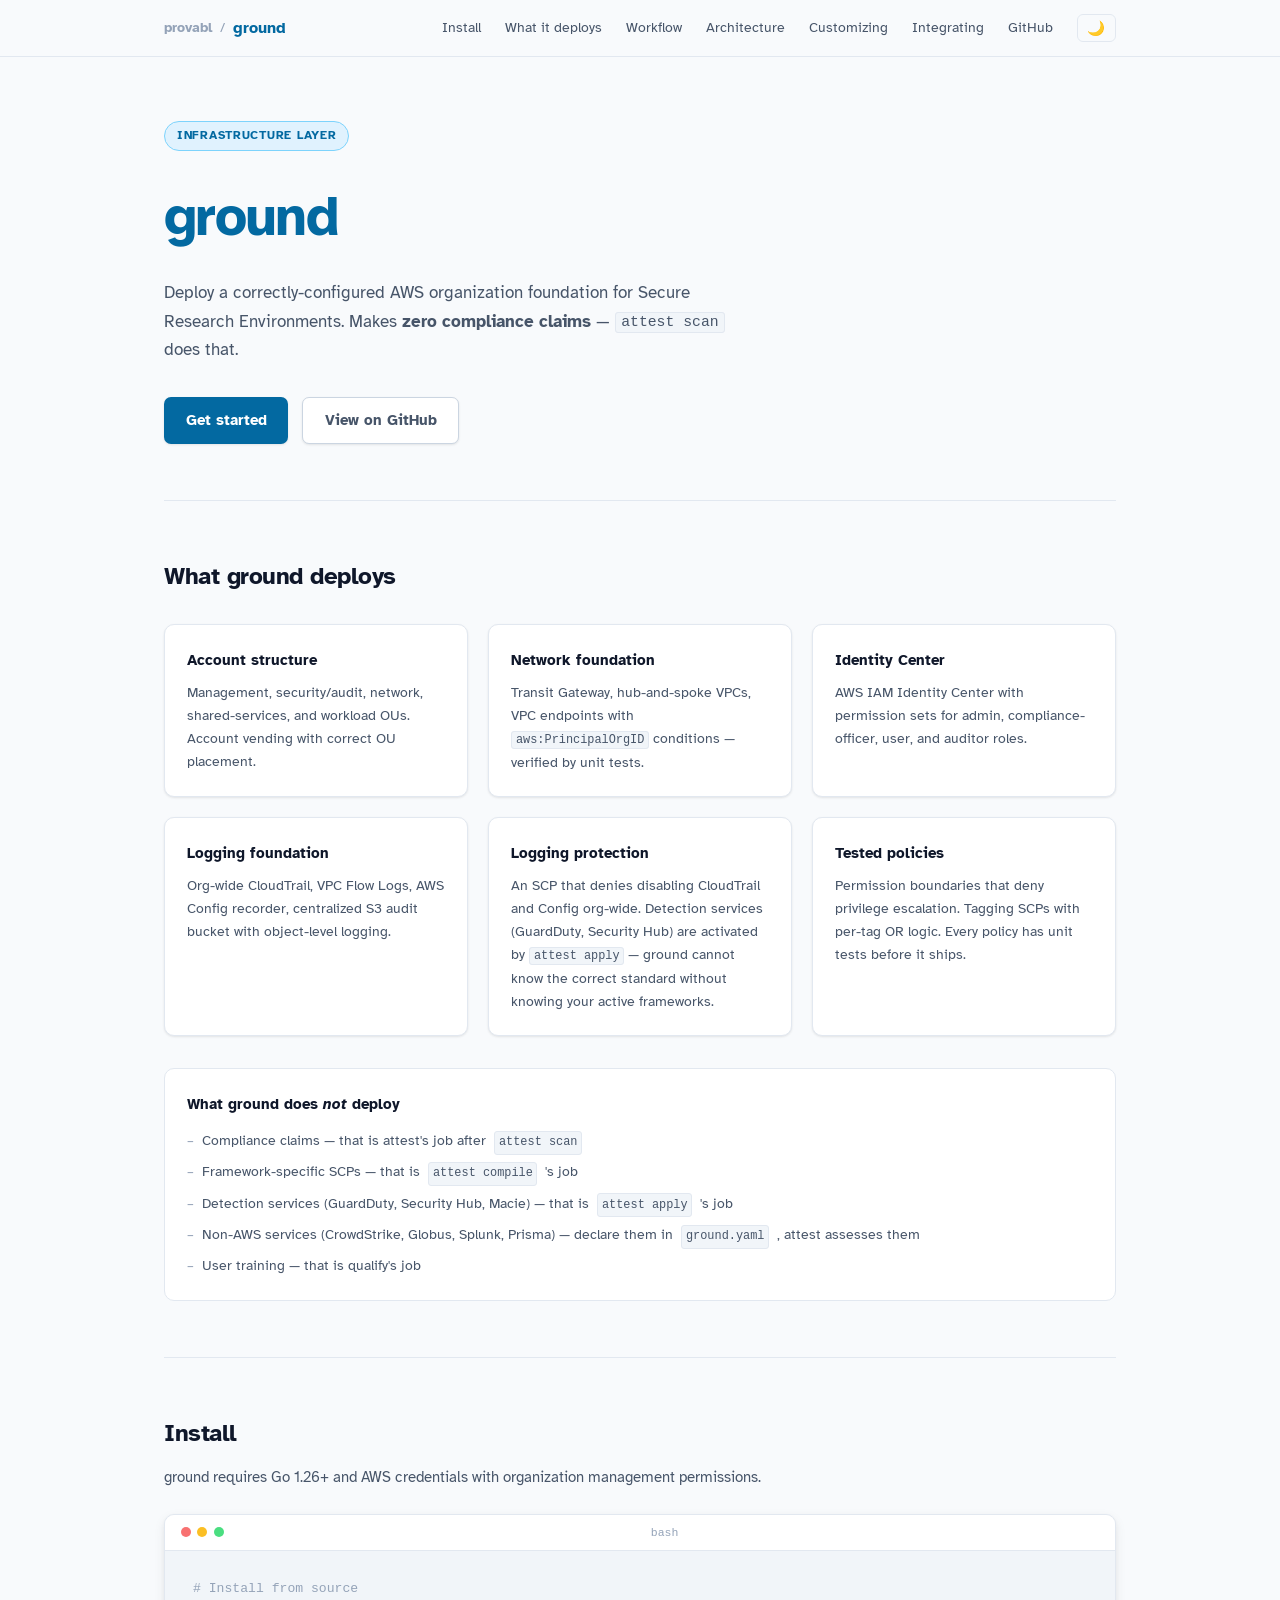
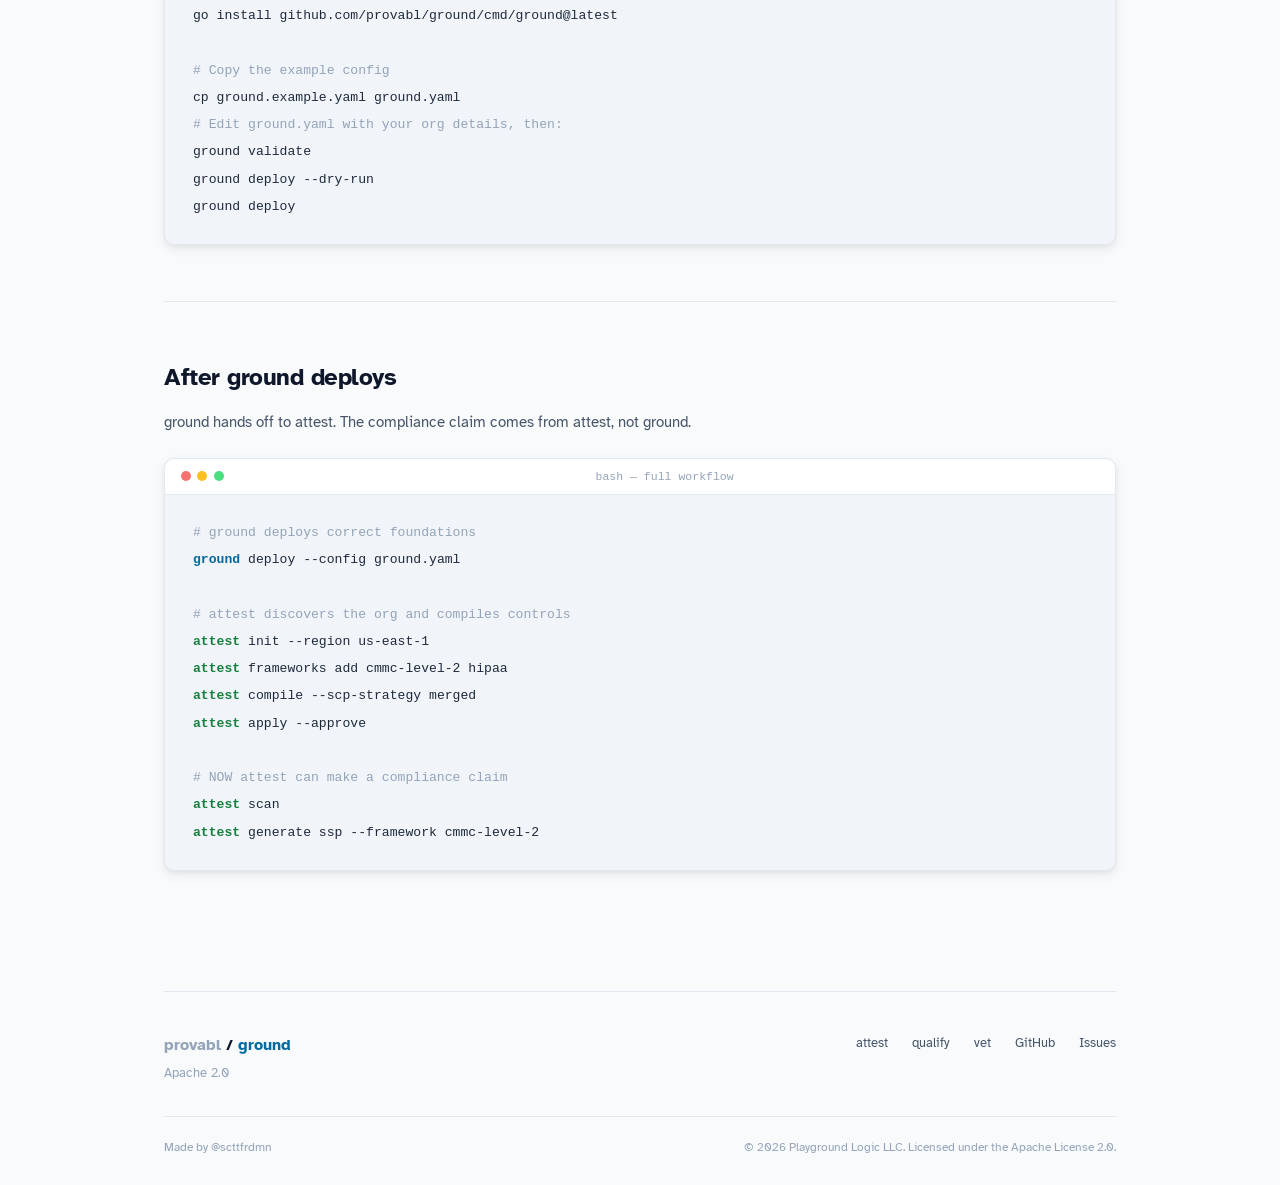
<file: docs/index.html>
<!DOCTYPE html>
<html lang="en">
<head>
    <meta charset="UTF-8">
    <meta name="viewport" content="width=device-width, initial-scale=1.0">
    <title>ground — SRE deployment foundation for AWS Secure Research Environments</title>
    <meta name="description" content="ground deploys a correctly-configured AWS organization that attest can manage. Zero compliance claims — attest makes those after attest scan.">
    <meta name="theme-color" content="#f8fafc">
    <script>(function(){var t=localStorage.getItem('theme')||'light';document.documentElement.setAttribute('data-theme',t);}());</script>
    <link rel="preconnect" href="https://fonts.googleapis.com">
    <link rel="preconnect" href="https://fonts.gstatic.com" crossorigin>
    <link rel="stylesheet" href="https://fonts.googleapis.com/css2?family=Atkinson+Hyperlegible:ital,wght@0,400;0,700;1,400;1,700&display=swap">
    <link rel="stylesheet" href="style.css">
    <link rel="icon" type="image/svg+xml" href="favicon.svg">
</head>
<body>
    <a href="#main-content" class="skip-link">Skip to main content</a>

    <nav class="nav" role="navigation" aria-label="Main navigation">
        <div class="nav-container">
            <div class="nav-brand-group">
                <a href="https://provabl.dev" class="nav-suite" aria-label="provabl suite home">provabl</a>
                <span class="nav-sep" aria-hidden="true">/</span>
                <span class="nav-product product-blue">ground</span>
            </div>
            <button class="hamburger" id="hamburger-btn" aria-label="Toggle navigation" aria-expanded="false" aria-controls="nav-links">
                <span></span><span></span><span></span>
            </button>
            <div class="nav-links" id="nav-links">
                <a href="#install">Install</a>
                <a href="#what-it-deploys">What it deploys</a>
                <a href="#workflow">Workflow</a>
                <a href="architecture.html">Architecture</a>
                <a href="customizing.html">Customizing</a>
                <a href="integrating.html">Integrating</a>
                <a href="https://github.com/provabl/ground" target="_blank" rel="noopener noreferrer" aria-label="GitHub (opens in new tab)">GitHub</a>
                <button class="btn-theme" id="theme-toggle" aria-label="Toggle color theme">
                    <span id="theme-icon" aria-hidden="true">🌙</span>
                </button>
            </div>
        </div>
    </nav>

    <main id="main-content">
        <div class="container">

            <header class="hero">
                <div class="hero-eyebrow product-blue-tag">Infrastructure Layer</div>
                <h1 class="product-blue">ground</h1>
                <p class="hero-sub">
                    Deploy a correctly-configured AWS organization foundation for Secure Research Environments.
                    Makes <strong>zero compliance claims</strong> — <code>attest scan</code> does that.
                </p>
                <div class="hero-buttons">
                    <a href="#install" class="btn btn-blue">Get started</a>
                    <a href="https://github.com/provabl/ground" class="btn btn-secondary" target="_blank" rel="noopener noreferrer">View on GitHub</a>
                </div>
            </header>

            <section id="what-it-deploys" class="deploys-section" aria-labelledby="deploys-heading">
                <h2 id="deploys-heading">What ground deploys</h2>
                <div class="deploys-grid">
                    <div class="deploy-card">
                        <h3>Account structure</h3>
                        <p>Management, security/audit, network, shared-services, and workload OUs. Account vending with correct OU placement.</p>
                    </div>
                    <div class="deploy-card">
                        <h3>Network foundation</h3>
                        <p>Transit Gateway, hub-and-spoke VPCs, VPC endpoints with <code>aws:PrincipalOrgID</code> conditions — verified by unit tests.</p>
                    </div>
                    <div class="deploy-card">
                        <h3>Identity Center</h3>
                        <p>AWS IAM Identity Center with permission sets for admin, compliance-officer, user, and auditor roles.</p>
                    </div>
                    <div class="deploy-card">
                        <h3>Logging foundation</h3>
                        <p>Org-wide CloudTrail, VPC Flow Logs, AWS Config recorder, centralized S3 audit bucket with object-level logging.</p>
                    </div>
                    <div class="deploy-card">
                        <h3>Logging protection</h3>
                        <p>An SCP that denies disabling CloudTrail and Config org-wide. Detection services (GuardDuty, Security Hub) are activated by <code>attest apply</code> — ground cannot know the correct standard without knowing your active frameworks.</p>
                    </div>
                    <div class="deploy-card">
                        <h3>Tested policies</h3>
                        <p>Permission boundaries that deny privilege escalation. Tagging SCPs with per-tag OR logic. Every policy has unit tests before it ships.</p>
                    </div>
                </div>
                <div class="does-not">
                    <h3>What ground does <em>not</em> deploy</h3>
                    <ul>
                        <li>Compliance claims — that is attest's job after <code>attest scan</code></li>
                        <li>Framework-specific SCPs — that is <code>attest compile</code>'s job</li>
                        <li>Detection services (GuardDuty, Security Hub, Macie) — that is <code>attest apply</code>'s job</li>
                        <li>Non-AWS services (CrowdStrike, Globus, Splunk, Prisma) — declare them in <code>ground.yaml</code>, attest assesses them</li>
                        <li>User training — that is qualify's job</li>
                    </ul>
                </div>
            </section>

            <section id="install" class="install-section" aria-labelledby="install-heading">
                <h2 id="install-heading">Install</h2>
                <p class="section-intro">ground requires Go 1.26+ and AWS credentials with organization management permissions.</p>
                <div class="code-block">
                    <div class="code-titlebar" aria-hidden="true">
                        <span class="dot dot-r"></span><span class="dot dot-y"></span><span class="dot dot-g"></span>
                        <span class="code-label">bash</span>
                    </div>
                    <pre><code><span class="cm"># Install from source</span>
go install github.com/provabl/ground/cmd/ground@latest

<span class="cm"># Copy the example config</span>
cp ground.example.yaml ground.yaml
<span class="cm"># Edit ground.yaml with your org details, then:</span>
ground validate
ground deploy --dry-run
ground deploy</code></pre>
                </div>
            </section>

            <section id="workflow" class="workflow-section" aria-labelledby="workflow-heading">
                <h2 id="workflow-heading">After ground deploys</h2>
                <p class="section-intro">ground hands off to attest. The compliance claim comes from attest, not ground.</p>
                <div class="code-block">
                    <div class="code-titlebar" aria-hidden="true">
                        <span class="dot dot-r"></span><span class="dot dot-y"></span><span class="dot dot-g"></span>
                        <span class="code-label">bash — full workflow</span>
                    </div>
                    <pre><code><span class="cm"># ground deploys correct foundations</span>
<span class="ground">ground</span> deploy --config ground.yaml

<span class="cm"># attest discovers the org and compiles controls</span>
<span class="attest">attest</span> init --region us-east-1
<span class="attest">attest</span> frameworks add cmmc-level-2 hipaa
<span class="attest">attest</span> compile --scp-strategy merged
<span class="attest">attest</span> apply --approve

<span class="cm"># NOW attest can make a compliance claim</span>
<span class="attest">attest</span> scan
<span class="attest">attest</span> generate ssp --framework cmmc-level-2</code></pre>
                </div>
            </section>

        </div>
    </main>

    <div class="container">
        <footer role="contentinfo">
            <div class="footer-inner">
                <div>
                    <div class="footer-suite">
                        <a href="https://provabl.dev">provabl</a> /
                        <span class="product-blue">ground</span>
                    </div>
                    <p class="footer-sub">Apache 2.0</p>
                </div>
                <nav class="footer-links" aria-label="Suite navigation">
                    <a href="https://attest.provabl.dev">attest</a>
                    <a href="https://qualify.provabl.dev">qualify</a>
                    <a href="https://vet.provabl.dev">vet</a>
                    <a href="https://github.com/provabl/ground">GitHub</a>
                    <a href="https://github.com/provabl/ground/issues">Issues</a>
                </nav>
            </div>
            <div class="footer-bottom">
                <span>Made by <a href="https://github.com/scttfrdmn">@scttfrdmn</a></span>
                <span>© 2026 Playground Logic LLC. Licensed under the <a href="https://www.apache.org/licenses/LICENSE-2.0" target="_blank" rel="noopener noreferrer">Apache License 2.0</a>.</span>
            </div>
        </footer>
    </div>

    <script src="main.js"></script>
</body>
</html>
</file>
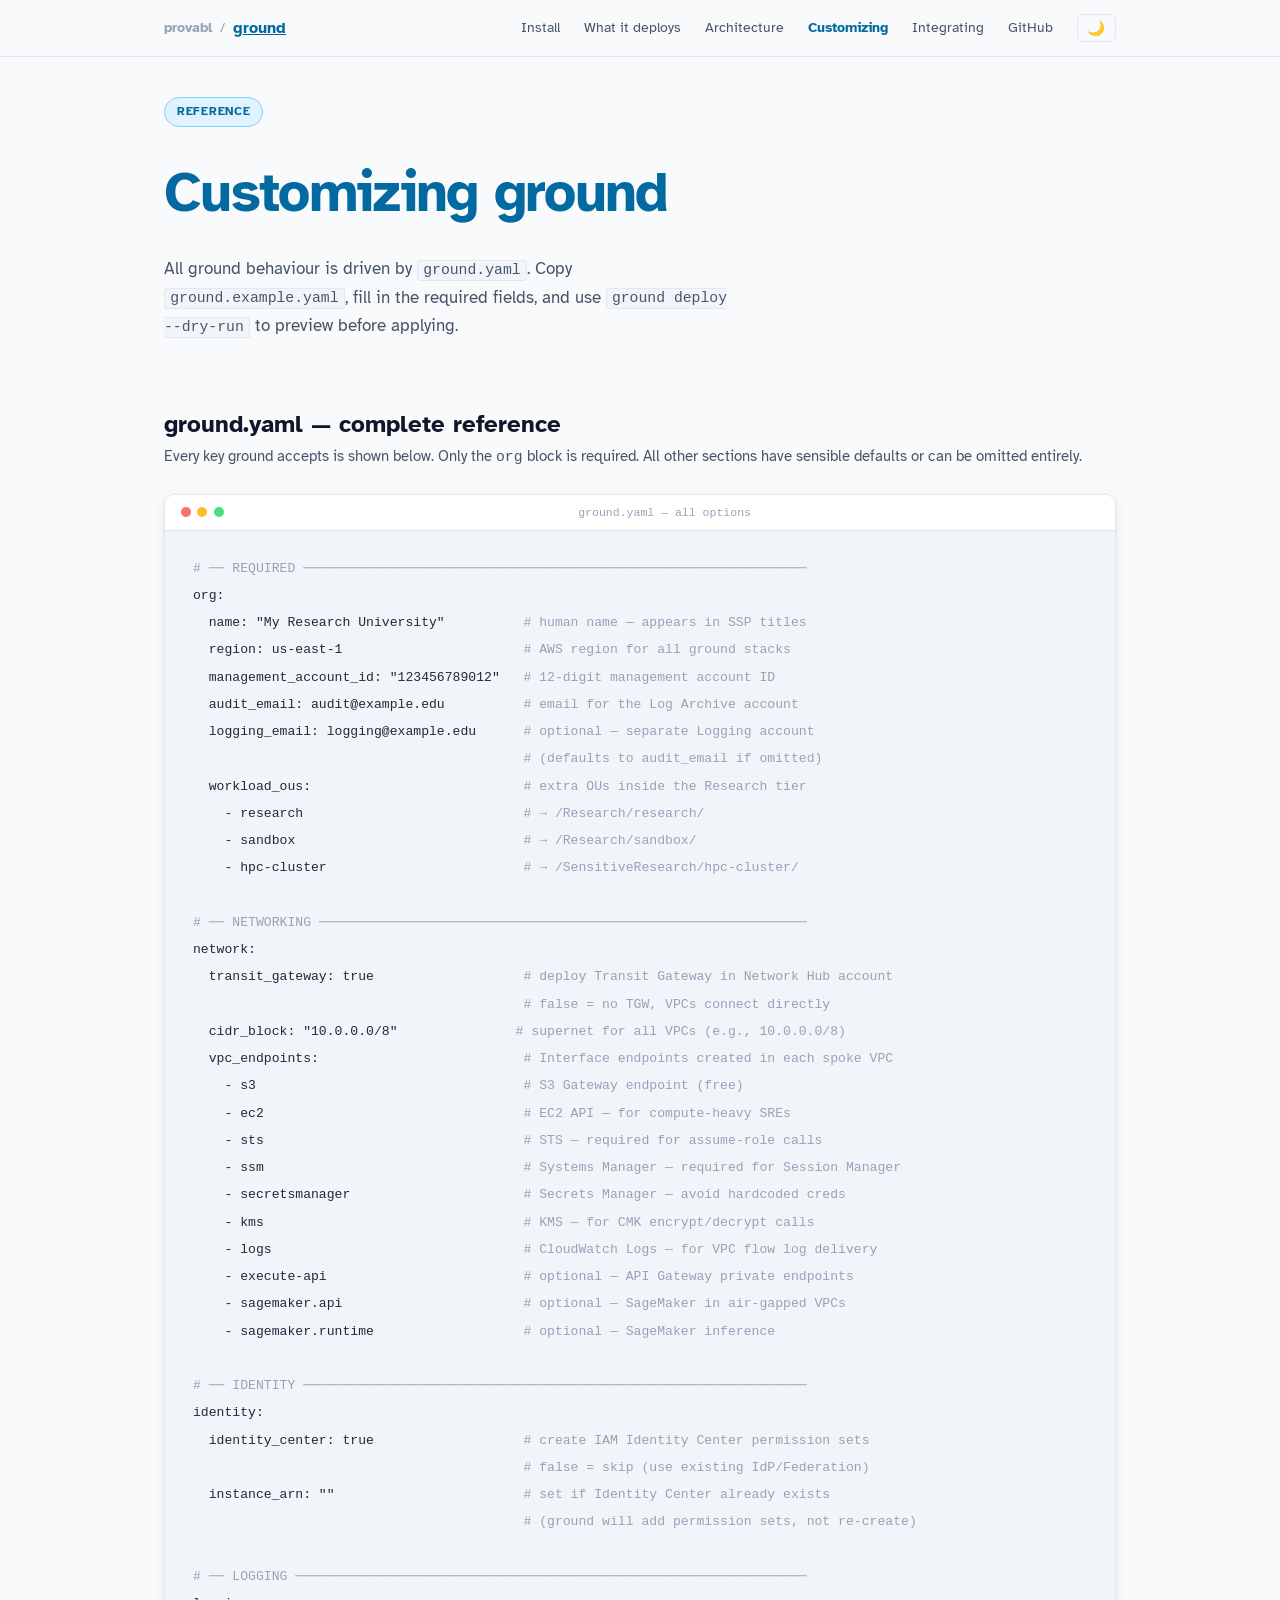
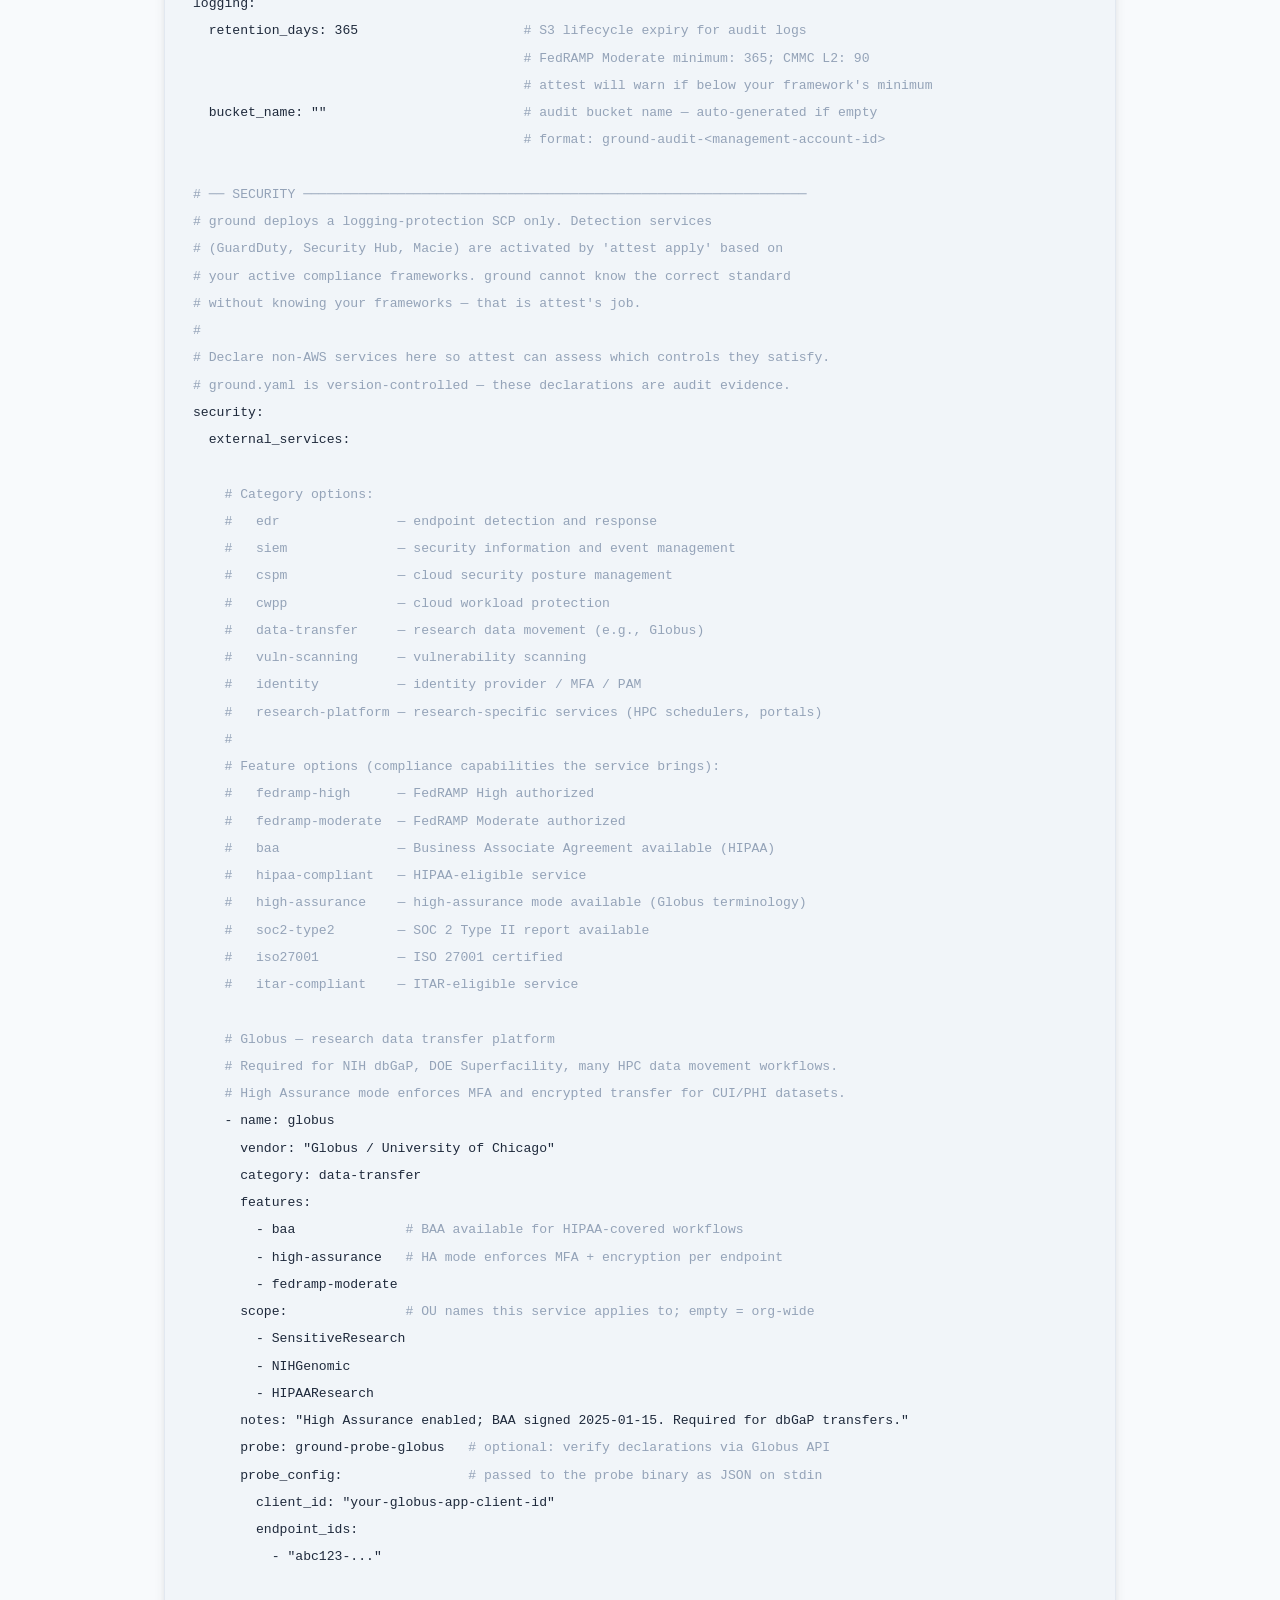
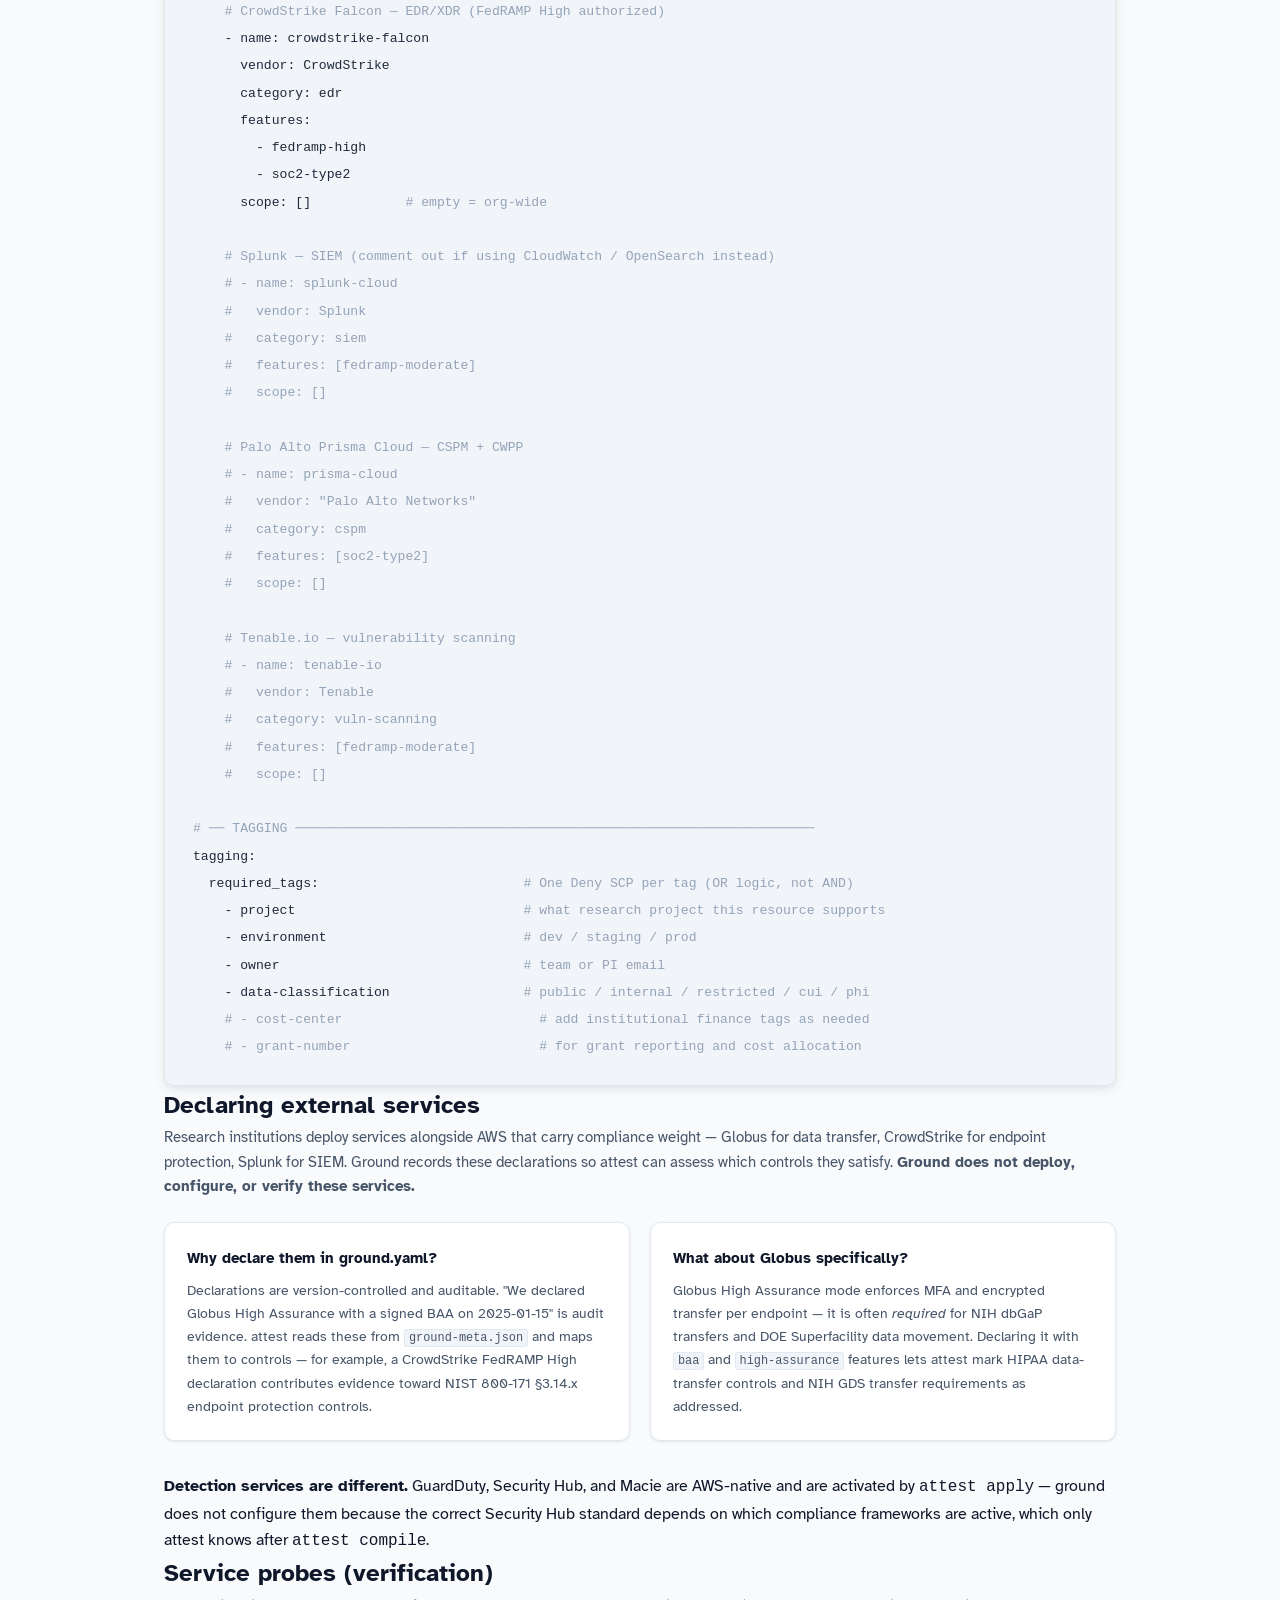
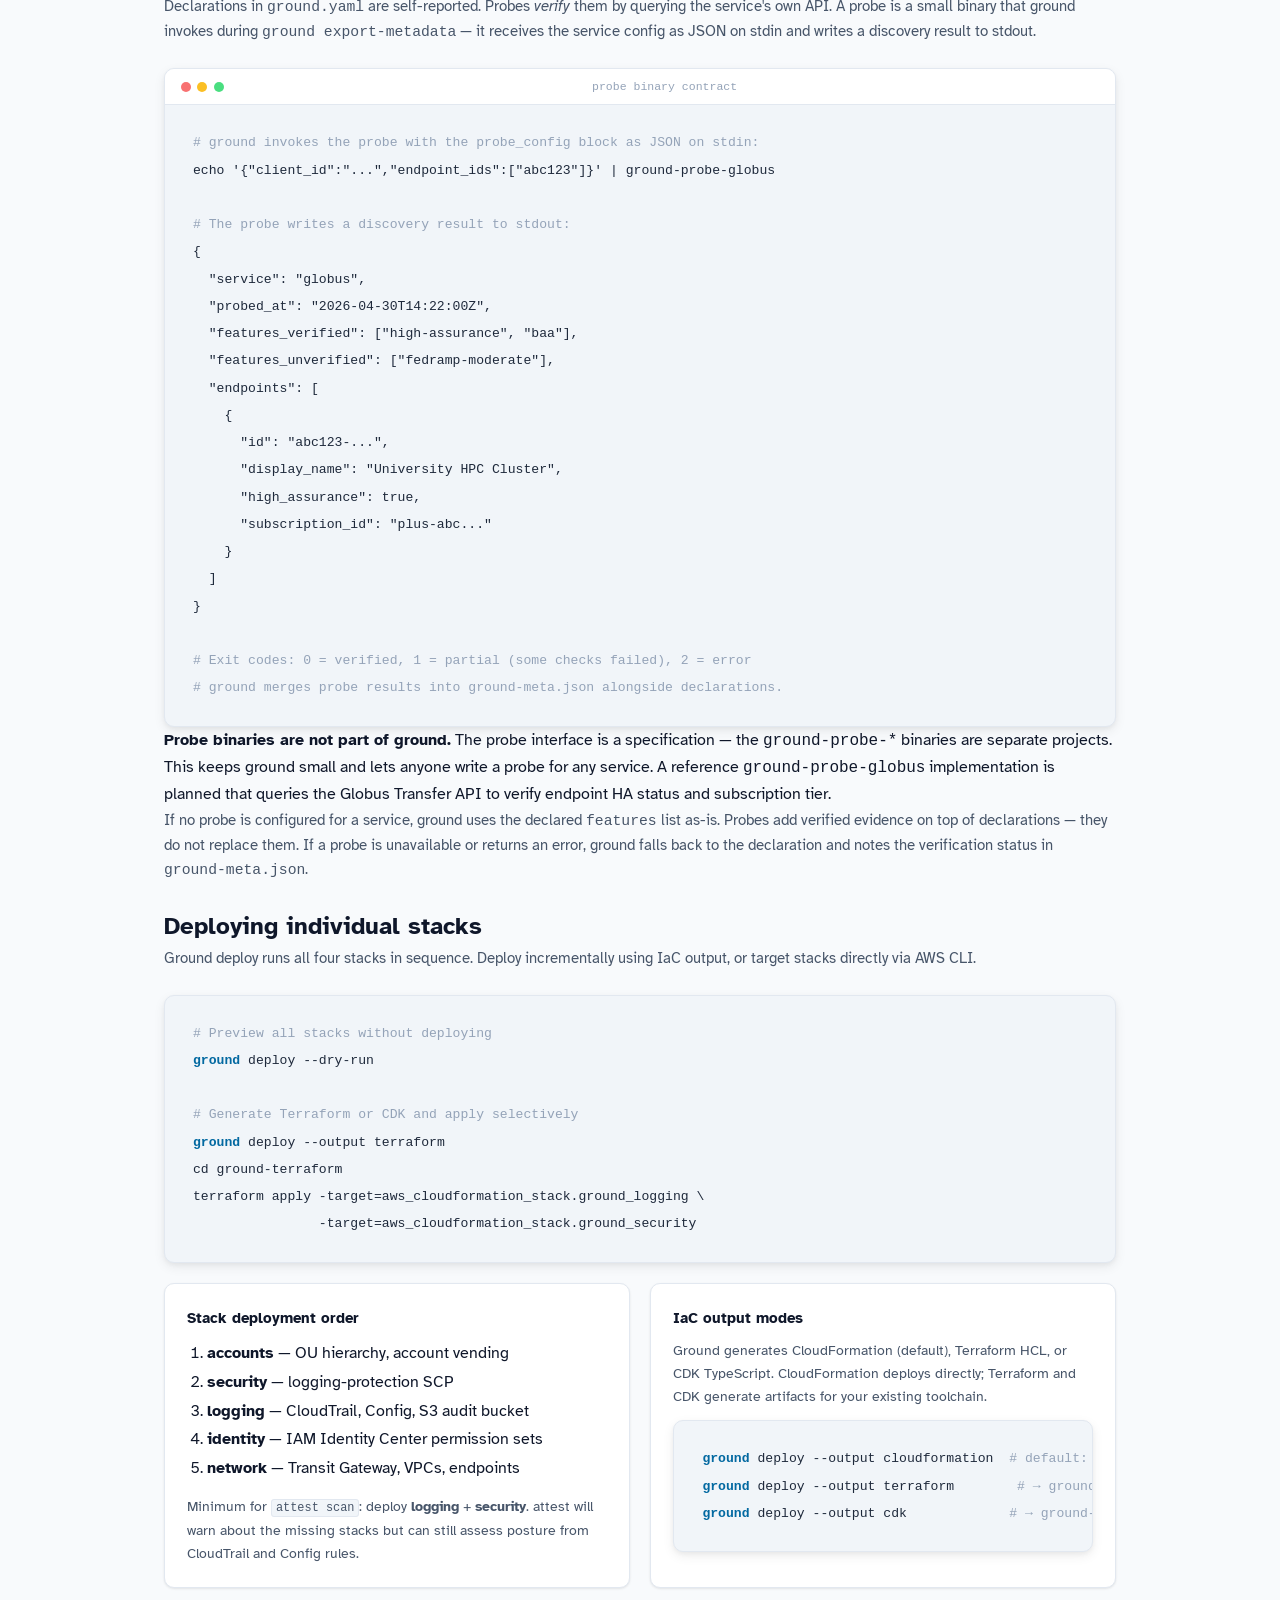
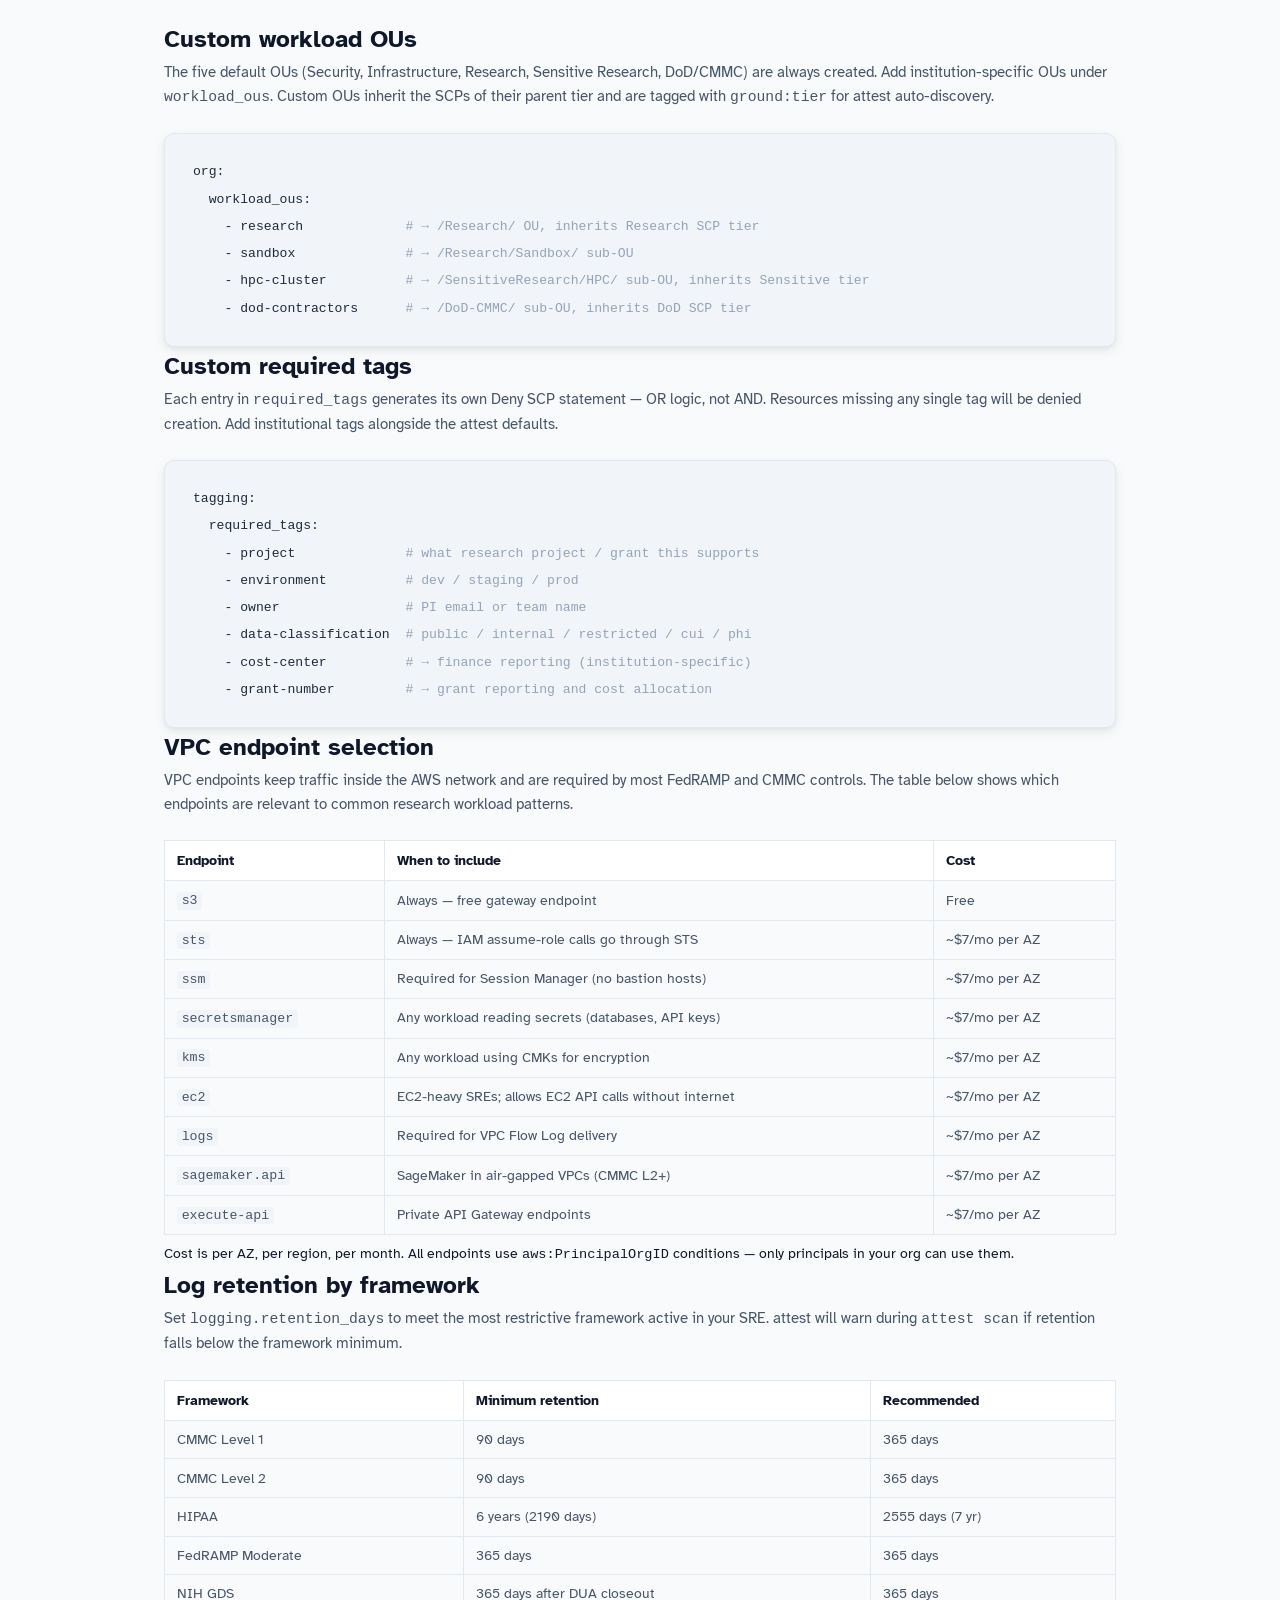
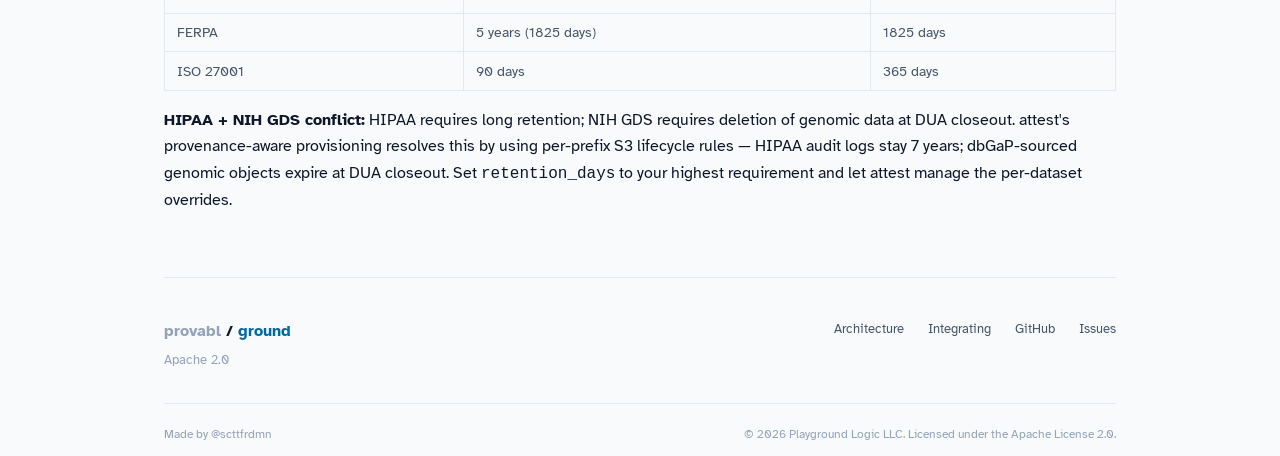
<file: docs/customizing.html>
<!DOCTYPE html>
<html lang="en">
<head>
  <meta charset="UTF-8">
  <meta name="viewport" content="width=device-width, initial-scale=1.0">
  <title>Customizing ground — ground.yaml reference</title>
  <meta name="description" content="Complete ground.yaml reference: all options, external service declarations, probe interface for service verification, IaC output modes.">
  <meta name="theme-color" content="#f8fafc">
  <script>(function(){var t=localStorage.getItem('theme')||'light';document.documentElement.setAttribute('data-theme',t);}());</script>
  <link rel="preconnect" href="https://fonts.googleapis.com">
  <link rel="preconnect" href="https://fonts.gstatic.com" crossorigin>
  <link rel="stylesheet" href="https://fonts.googleapis.com/css2?family=Atkinson+Hyperlegible:ital,wght@0,400;0,700;1,400;1,700&display=swap">
  <link rel="stylesheet" href="style.css">
  <link rel="icon" type="image/svg+xml" href="favicon.svg">
</head>
<body>
  <a href="#main-content" class="skip-link">Skip to main content</a>
  <nav class="nav" role="navigation" aria-label="Main navigation">
    <div class="nav-container">
      <div class="nav-brand-group">
        <a href="https://provabl.dev" class="nav-suite">provabl</a>
        <span class="nav-sep" aria-hidden="true">/</span>
        <a href="index.html" class="nav-product product-blue">ground</a>
      </div>
      <button class="hamburger" id="hamburger-btn" aria-label="Toggle navigation" aria-expanded="false" aria-controls="nav-links">
        <span></span><span></span><span></span>
      </button>
      <div class="nav-links" id="nav-links">
        <a href="index.html#install">Install</a>
        <a href="index.html#what-it-deploys">What it deploys</a>
        <a href="architecture.html">Architecture</a>
        <a href="customizing.html" style="color:var(--accent);font-weight:700;">Customizing</a>
        <a href="integrating.html">Integrating</a>
        <a href="https://github.com/provabl/ground" target="_blank" rel="noopener noreferrer">GitHub</a>
        <button class="btn-theme" id="theme-toggle" aria-label="Toggle color theme"><span id="theme-icon" aria-hidden="true">🌙</span></button>
      </div>
    </div>
  </nav>

  <main id="main-content">
    <div class="container">
      <header class="hero" style="padding:2.5rem 0 2rem;">
        <div class="hero-eyebrow product-blue-tag">Reference</div>
        <h1 class="product-blue">Customizing ground</h1>
        <p class="hero-sub">All ground behaviour is driven by <code>ground.yaml</code>. Copy <code>ground.example.yaml</code>, fill in the required fields, and use <code>ground deploy --dry-run</code> to preview before applying.</p>
      </header>

      <!-- ground.yaml full reference -->
      <section id="config-reference" class="section" aria-labelledby="config-heading">
        <h2 id="config-heading">ground.yaml — complete reference</h2>
        <p class="section-intro">Every key ground accepts is shown below. Only the <code>org</code> block is required. All other sections have sensible defaults or can be omitted entirely.</p>

        <div class="code-block">
          <div class="code-titlebar" aria-hidden="true">
            <span class="dot dot-r"></span><span class="dot dot-y"></span><span class="dot dot-g"></span>
            <span class="code-label">ground.yaml — all options</span>
          </div>
          <pre><code><span class="cm"># ── REQUIRED ────────────────────────────────────────────────────────────────</span>
org:
  name: "My Research University"          <span class="cm"># human name — appears in SSP titles</span>
  region: us-east-1                       <span class="cm"># AWS region for all ground stacks</span>
  management_account_id: "123456789012"   <span class="cm"># 12-digit management account ID</span>
  audit_email: audit@example.edu          <span class="cm"># email for the Log Archive account</span>
  logging_email: logging@example.edu      <span class="cm"># optional — separate Logging account</span>
                                          <span class="cm"># (defaults to audit_email if omitted)</span>
  workload_ous:                           <span class="cm"># extra OUs inside the Research tier</span>
    - research                            <span class="cm"># → /Research/research/</span>
    - sandbox                             <span class="cm"># → /Research/sandbox/</span>
    - hpc-cluster                         <span class="cm"># → /SensitiveResearch/hpc-cluster/</span>

<span class="cm"># ── NETWORKING ──────────────────────────────────────────────────────────────</span>
network:
  transit_gateway: true                   <span class="cm"># deploy Transit Gateway in Network Hub account</span>
                                          <span class="cm"># false = no TGW, VPCs connect directly</span>
  cidr_block: "10.0.0.0/8"               <span class="cm"># supernet for all VPCs (e.g., 10.0.0.0/8)</span>
  vpc_endpoints:                          <span class="cm"># Interface endpoints created in each spoke VPC</span>
    - s3                                  <span class="cm"># S3 Gateway endpoint (free)</span>
    - ec2                                 <span class="cm"># EC2 API — for compute-heavy SREs</span>
    - sts                                 <span class="cm"># STS — required for assume-role calls</span>
    - ssm                                 <span class="cm"># Systems Manager — required for Session Manager</span>
    - secretsmanager                      <span class="cm"># Secrets Manager — avoid hardcoded creds</span>
    - kms                                 <span class="cm"># KMS — for CMK encrypt/decrypt calls</span>
    - logs                                <span class="cm"># CloudWatch Logs — for VPC flow log delivery</span>
    - execute-api                         <span class="cm"># optional — API Gateway private endpoints</span>
    - sagemaker.api                       <span class="cm"># optional — SageMaker in air-gapped VPCs</span>
    - sagemaker.runtime                   <span class="cm"># optional — SageMaker inference</span>

<span class="cm"># ── IDENTITY ────────────────────────────────────────────────────────────────</span>
identity:
  identity_center: true                   <span class="cm"># create IAM Identity Center permission sets</span>
                                          <span class="cm"># false = skip (use existing IdP/Federation)</span>
  instance_arn: ""                        <span class="cm"># set if Identity Center already exists</span>
                                          <span class="cm"># (ground will add permission sets, not re-create)</span>

<span class="cm"># ── LOGGING ─────────────────────────────────────────────────────────────────</span>
logging:
  retention_days: 365                     <span class="cm"># S3 lifecycle expiry for audit logs</span>
                                          <span class="cm"># FedRAMP Moderate minimum: 365; CMMC L2: 90</span>
                                          <span class="cm"># attest will warn if below your framework's minimum</span>
  bucket_name: ""                         <span class="cm"># audit bucket name — auto-generated if empty</span>
                                          <span class="cm"># format: ground-audit-&lt;management-account-id&gt;</span>

<span class="cm"># ── SECURITY ────────────────────────────────────────────────────────────────</span>
<span class="cm"># ground deploys a logging-protection SCP only. Detection services</span>
<span class="cm"># (GuardDuty, Security Hub, Macie) are activated by 'attest apply' based on</span>
<span class="cm"># your active compliance frameworks. ground cannot know the correct standard</span>
<span class="cm"># without knowing your frameworks — that is attest's job.</span>
<span class="cm">#</span>
<span class="cm"># Declare non-AWS services here so attest can assess which controls they satisfy.</span>
<span class="cm"># ground.yaml is version-controlled — these declarations are audit evidence.</span>
security:
  external_services:

    <span class="cm"># Category options:</span>
    <span class="cm">#   edr               — endpoint detection and response</span>
    <span class="cm">#   siem              — security information and event management</span>
    <span class="cm">#   cspm              — cloud security posture management</span>
    <span class="cm">#   cwpp              — cloud workload protection</span>
    <span class="cm">#   data-transfer     — research data movement (e.g., Globus)</span>
    <span class="cm">#   vuln-scanning     — vulnerability scanning</span>
    <span class="cm">#   identity          — identity provider / MFA / PAM</span>
    <span class="cm">#   research-platform — research-specific services (HPC schedulers, portals)</span>
    <span class="cm">#</span>
    <span class="cm"># Feature options (compliance capabilities the service brings):</span>
    <span class="cm">#   fedramp-high      — FedRAMP High authorized</span>
    <span class="cm">#   fedramp-moderate  — FedRAMP Moderate authorized</span>
    <span class="cm">#   baa               — Business Associate Agreement available (HIPAA)</span>
    <span class="cm">#   hipaa-compliant   — HIPAA-eligible service</span>
    <span class="cm">#   high-assurance    — high-assurance mode available (Globus terminology)</span>
    <span class="cm">#   soc2-type2        — SOC 2 Type II report available</span>
    <span class="cm">#   iso27001          — ISO 27001 certified</span>
    <span class="cm">#   itar-compliant    — ITAR-eligible service</span>

    <span class="cm"># Globus — research data transfer platform</span>
    <span class="cm"># Required for NIH dbGaP, DOE Superfacility, many HPC data movement workflows.</span>
    <span class="cm"># High Assurance mode enforces MFA and encrypted transfer for CUI/PHI datasets.</span>
    - name: globus
      vendor: "Globus / University of Chicago"
      category: data-transfer
      features:
        - baa              <span class="cm"># BAA available for HIPAA-covered workflows</span>
        - high-assurance   <span class="cm"># HA mode enforces MFA + encryption per endpoint</span>
        - fedramp-moderate
      scope:               <span class="cm"># OU names this service applies to; empty = org-wide</span>
        - SensitiveResearch
        - NIHGenomic
        - HIPAAResearch
      notes: "High Assurance enabled; BAA signed 2025-01-15. Required for dbGaP transfers."
      probe: ground-probe-globus   <span class="cm"># optional: verify declarations via Globus API</span>
      probe_config:                <span class="cm"># passed to the probe binary as JSON on stdin</span>
        client_id: "your-globus-app-client-id"
        endpoint_ids:
          - "abc123-..."

    <span class="cm"># CrowdStrike Falcon — EDR/XDR (FedRAMP High authorized)</span>
    - name: crowdstrike-falcon
      vendor: CrowdStrike
      category: edr
      features:
        - fedramp-high
        - soc2-type2
      scope: []            <span class="cm"># empty = org-wide</span>

    <span class="cm"># Splunk — SIEM (comment out if using CloudWatch / OpenSearch instead)</span>
    <span class="cm"># - name: splunk-cloud</span>
    <span class="cm">#   vendor: Splunk</span>
    <span class="cm">#   category: siem</span>
    <span class="cm">#   features: [fedramp-moderate]</span>
    <span class="cm">#   scope: []</span>

    <span class="cm"># Palo Alto Prisma Cloud — CSPM + CWPP</span>
    <span class="cm"># - name: prisma-cloud</span>
    <span class="cm">#   vendor: "Palo Alto Networks"</span>
    <span class="cm">#   category: cspm</span>
    <span class="cm">#   features: [soc2-type2]</span>
    <span class="cm">#   scope: []</span>

    <span class="cm"># Tenable.io — vulnerability scanning</span>
    <span class="cm"># - name: tenable-io</span>
    <span class="cm">#   vendor: Tenable</span>
    <span class="cm">#   category: vuln-scanning</span>
    <span class="cm">#   features: [fedramp-moderate]</span>
    <span class="cm">#   scope: []</span>

<span class="cm"># ── TAGGING ──────────────────────────────────────────────────────────────────</span>
tagging:
  required_tags:                          <span class="cm"># One Deny SCP per tag (OR logic, not AND)</span>
    - project                             <span class="cm"># what research project this resource supports</span>
    - environment                         <span class="cm"># dev / staging / prod</span>
    - owner                               <span class="cm"># team or PI email</span>
    - data-classification                 <span class="cm"># public / internal / restricted / cui / phi</span>
    <span class="cm"># - cost-center                         # add institutional finance tags as needed</span>
    <span class="cm"># - grant-number                        # for grant reporting and cost allocation</span></code></pre>
        </div>
      </section>

      <!-- External services section -->
      <section id="external-services" class="section" aria-labelledby="ext-heading">
        <h2 id="ext-heading">Declaring external services</h2>
        <p class="section-intro">Research institutions deploy services alongside AWS that carry compliance weight — Globus for data transfer, CrowdStrike for endpoint protection, Splunk for SIEM. Ground records these declarations so attest can assess which controls they satisfy. <strong>Ground does not deploy, configure, or verify these services.</strong></p>

        <div class="deploys-grid" style="margin-top:1.25rem;">
          <div class="deploy-card">
            <h3>Why declare them in ground.yaml?</h3>
            <p>Declarations are version-controlled and auditable. "We declared Globus High Assurance with a signed BAA on 2025-01-15" is audit evidence. attest reads these from <code>ground-meta.json</code> and maps them to controls — for example, a CrowdStrike FedRAMP High declaration contributes evidence toward NIST 800-171 §3.14.x endpoint protection controls.</p>
          </div>
          <div class="deploy-card">
            <h3>What about Globus specifically?</h3>
            <p>Globus High Assurance mode enforces MFA and encrypted transfer per endpoint — it is often <em>required</em> for NIH dbGaP transfers and DOE Superfacility data movement. Declaring it with <code>baa</code> and <code>high-assurance</code> features lets attest mark HIPAA data-transfer controls and NIH GDS transfer requirements as addressed.</p>
          </div>
        </div>

        <div class="arch-note" style="margin-top:1.5rem;">
          <strong>Detection services are different.</strong> GuardDuty, Security Hub, and Macie are AWS-native and are activated by <code>attest apply</code> — ground does not configure them because the correct Security Hub standard depends on which compliance frameworks are active, which only attest knows after <code>attest compile</code>.
        </div>
      </section>

      <!-- Probe mechanism -->
      <section id="probes" class="section" aria-labelledby="probe-heading">
        <h2 id="probe-heading">Service probes (verification)</h2>
        <p class="section-intro">Declarations in <code>ground.yaml</code> are self-reported. Probes <em>verify</em> them by querying the service's own API. A probe is a small binary that ground invokes during <code>ground export-metadata</code> — it receives the service config as JSON on stdin and writes a discovery result to stdout.</p>

        <div class="code-block">
          <div class="code-titlebar" aria-hidden="true">
            <span class="dot dot-r"></span><span class="dot dot-y"></span><span class="dot dot-g"></span>
            <span class="code-label">probe binary contract</span>
          </div>
          <pre><code><span class="cm"># ground invokes the probe with the probe_config block as JSON on stdin:</span>
echo '{"client_id":"...","endpoint_ids":["abc123"]}' | ground-probe-globus

<span class="cm"># The probe writes a discovery result to stdout:</span>
{
  "service": "globus",
  "probed_at": "2026-04-30T14:22:00Z",
  "features_verified": ["high-assurance", "baa"],
  "features_unverified": ["fedramp-moderate"],
  "endpoints": [
    {
      "id": "abc123-...",
      "display_name": "University HPC Cluster",
      "high_assurance": true,
      "subscription_id": "plus-abc..."
    }
  ]
}

<span class="cm"># Exit codes: 0 = verified, 1 = partial (some checks failed), 2 = error</span>
<span class="cm"># ground merges probe results into ground-meta.json alongside declarations.</span></code></pre>
        </div>

        <div class="arch-note">
          <strong>Probe binaries are not part of ground.</strong> The probe interface is a specification — the <code>ground-probe-*</code> binaries are separate projects. This keeps ground small and lets anyone write a probe for any service. A reference <code>ground-probe-globus</code> implementation is planned that queries the Globus Transfer API to verify endpoint HA status and subscription tier.
        </div>

        <p class="section-intro">If no probe is configured for a service, ground uses the declared <code>features</code> list as-is. Probes add verified evidence on top of declarations — they do not replace them. If a probe is unavailable or returns an error, ground falls back to the declaration and notes the verification status in <code>ground-meta.json</code>.</p>
      </section>

      <!-- Selective deployment -->
      <section id="selective" class="section" aria-labelledby="sel-heading">
        <h2 id="sel-heading">Deploying individual stacks</h2>
        <p class="section-intro">Ground deploy runs all four stacks in sequence. Deploy incrementally using IaC output, or target stacks directly via AWS CLI.</p>

        <div class="code-block">
          <pre><code><span class="cm"># Preview all stacks without deploying</span>
<span class="ground">ground</span> deploy --dry-run

<span class="cm"># Generate Terraform or CDK and apply selectively</span>
<span class="ground">ground</span> deploy --output terraform
cd ground-terraform
terraform apply -target=aws_cloudformation_stack.ground_logging \
                -target=aws_cloudformation_stack.ground_security</code></pre>
        </div>

        <div class="deploys-grid" style="margin-top:1.25rem;">
          <div class="deploy-card">
            <h3>Stack deployment order</h3>
            <ol style="margin:0.5rem 0 0 1.2rem;padding:0;line-height:1.8;">
              <li><strong>accounts</strong> — OU hierarchy, account vending</li>
              <li><strong>security</strong> — logging-protection SCP</li>
              <li><strong>logging</strong> — CloudTrail, Config, S3 audit bucket</li>
              <li><strong>identity</strong> — IAM Identity Center permission sets</li>
              <li><strong>network</strong> — Transit Gateway, VPCs, endpoints</li>
            </ol>
            <p style="margin-top:0.75rem;">Minimum for <code>attest scan</code>: deploy <strong>logging</strong> + <strong>security</strong>. attest will warn about the missing stacks but can still assess posture from CloudTrail and Config rules.</p>
          </div>
          <div class="deploy-card">
            <h3>IaC output modes</h3>
            <p>Ground generates CloudFormation (default), Terraform HCL, or CDK TypeScript. CloudFormation deploys directly; Terraform and CDK generate artifacts for your existing toolchain.</p>
            <div class="code-block" style="margin-top:0.75rem;">
              <pre><code><span class="ground">ground</span> deploy --output cloudformation  <span class="cm"># default: deploy now</span>
<span class="ground">ground</span> deploy --output terraform        <span class="cm"># → ground-terraform/</span>
<span class="ground">ground</span> deploy --output cdk             <span class="cm"># → ground-cdk/</span></code></pre>
            </div>
          </div>
        </div>
      </section>

      <!-- Custom OUs -->
      <section id="custom-ous" class="section" aria-labelledby="ou-heading">
        <h2 id="ou-heading">Custom workload OUs</h2>
        <p class="section-intro">The five default OUs (Security, Infrastructure, Research, Sensitive Research, DoD/CMMC) are always created. Add institution-specific OUs under <code>workload_ous</code>. Custom OUs inherit the SCPs of their parent tier and are tagged with <code>ground:tier</code> for attest auto-discovery.</p>

        <div class="code-block">
          <pre><code>org:
  workload_ous:
    - research             <span class="cm"># → /Research/ OU, inherits Research SCP tier</span>
    - sandbox              <span class="cm"># → /Research/Sandbox/ sub-OU</span>
    - hpc-cluster          <span class="cm"># → /SensitiveResearch/HPC/ sub-OU, inherits Sensitive tier</span>
    - dod-contractors      <span class="cm"># → /DoD-CMMC/ sub-OU, inherits DoD SCP tier</span></code></pre>
        </div>
      </section>

      <!-- Custom tagging -->
      <section id="custom-tagging" class="section" aria-labelledby="ctag-heading">
        <h2 id="ctag-heading">Custom required tags</h2>
        <p class="section-intro">Each entry in <code>required_tags</code> generates its own Deny SCP statement — OR logic, not AND. Resources missing any single tag will be denied creation. Add institutional tags alongside the attest defaults.</p>

        <div class="code-block">
          <pre><code>tagging:
  required_tags:
    - project              <span class="cm"># what research project / grant this supports</span>
    - environment          <span class="cm"># dev / staging / prod</span>
    - owner                <span class="cm"># PI email or team name</span>
    - data-classification  <span class="cm"># public / internal / restricted / cui / phi</span>
    - cost-center          <span class="cm"># → finance reporting (institution-specific)</span>
    - grant-number         <span class="cm"># → grant reporting and cost allocation</span></code></pre>
        </div>
      </section>

      <!-- VPC endpoints guide -->
      <section id="vpc-endpoints" class="section" aria-labelledby="vpce-heading">
        <h2 id="vpce-heading">VPC endpoint selection</h2>
        <p class="section-intro">VPC endpoints keep traffic inside the AWS network and are required by most FedRAMP and CMMC controls. The table below shows which endpoints are relevant to common research workload patterns.</p>

        <table class="ref-table">
          <thead>
            <tr><th>Endpoint</th><th>When to include</th><th>Cost</th></tr>
          </thead>
          <tbody>
            <tr><td><code>s3</code></td><td>Always — free gateway endpoint</td><td>Free</td></tr>
            <tr><td><code>sts</code></td><td>Always — IAM assume-role calls go through STS</td><td>~$7/mo per AZ</td></tr>
            <tr><td><code>ssm</code></td><td>Required for Session Manager (no bastion hosts)</td><td>~$7/mo per AZ</td></tr>
            <tr><td><code>secretsmanager</code></td><td>Any workload reading secrets (databases, API keys)</td><td>~$7/mo per AZ</td></tr>
            <tr><td><code>kms</code></td><td>Any workload using CMKs for encryption</td><td>~$7/mo per AZ</td></tr>
            <tr><td><code>ec2</code></td><td>EC2-heavy SREs; allows EC2 API calls without internet</td><td>~$7/mo per AZ</td></tr>
            <tr><td><code>logs</code></td><td>Required for VPC Flow Log delivery</td><td>~$7/mo per AZ</td></tr>
            <tr><td><code>sagemaker.api</code></td><td>SageMaker in air-gapped VPCs (CMMC L2+)</td><td>~$7/mo per AZ</td></tr>
            <tr><td><code>execute-api</code></td><td>Private API Gateway endpoints</td><td>~$7/mo per AZ</td></tr>
          </tbody>
        </table>
        <p style="font-size:0.85rem;color:var(--muted);margin-top:0.5rem;">Cost is per AZ, per region, per month. All endpoints use <code>aws:PrincipalOrgID</code> conditions — only principals in your org can use them.</p>
      </section>

      <!-- Logging retention guidance -->
      <section id="retention" class="section" aria-labelledby="ret-heading">
        <h2 id="ret-heading">Log retention by framework</h2>
        <p class="section-intro">Set <code>logging.retention_days</code> to meet the most restrictive framework active in your SRE. attest will warn during <code>attest scan</code> if retention falls below the framework minimum.</p>

        <table class="ref-table">
          <thead>
            <tr><th>Framework</th><th>Minimum retention</th><th>Recommended</th></tr>
          </thead>
          <tbody>
            <tr><td>CMMC Level 1</td><td>90 days</td><td>365 days</td></tr>
            <tr><td>CMMC Level 2</td><td>90 days</td><td>365 days</td></tr>
            <tr><td>HIPAA</td><td>6 years (2190 days)</td><td>2555 days (7 yr)</td></tr>
            <tr><td>FedRAMP Moderate</td><td>365 days</td><td>365 days</td></tr>
            <tr><td>NIH GDS</td><td>365 days after DUA closeout</td><td>365 days</td></tr>
            <tr><td>FERPA</td><td>5 years (1825 days)</td><td>1825 days</td></tr>
            <tr><td>ISO 27001</td><td>90 days</td><td>365 days</td></tr>
          </tbody>
        </table>
        <div class="arch-note" style="margin-top:1rem;">
          <strong>HIPAA + NIH GDS conflict:</strong> HIPAA requires long retention; NIH GDS requires deletion of genomic data at DUA closeout. attest's provenance-aware provisioning resolves this by using per-prefix S3 lifecycle rules — HIPAA audit logs stay 7 years; dbGaP-sourced genomic objects expire at DUA closeout. Set <code>retention_days</code> to your highest requirement and let attest manage the per-dataset overrides.
        </div>
      </section>

    </div>
  </main>

  <div class="container">
    <footer role="contentinfo">
      <div class="footer-inner">
        <div>
          <div class="footer-suite"><a href="https://provabl.dev">provabl</a> / <span class="product-blue">ground</span></div>
          <p class="footer-sub">Apache 2.0</p>
        </div>
        <nav class="footer-links" aria-label="Suite links">
          <a href="architecture.html">Architecture</a>
          <a href="integrating.html">Integrating</a>
          <a href="https://github.com/provabl/ground">GitHub</a>
          <a href="https://github.com/provabl/ground/issues">Issues</a>
        </nav>
      </div>
      <div class="footer-bottom">
        <span>Made by <a href="https://github.com/scttfrdmn">@scttfrdmn</a></span>
        <span>© 2026 Playground Logic LLC. Licensed under the <a href="https://www.apache.org/licenses/LICENSE-2.0" target="_blank" rel="noopener noreferrer">Apache License 2.0</a>.</span>
      </div>
    </footer>
  </div>

  <script>
  function toggleTheme(){const html=document.documentElement;const next=html.getAttribute('data-theme')==='dark'?'light':'dark';html.setAttribute('data-theme',next);localStorage.setItem('theme',next);document.getElementById('theme-icon').textContent=next==='dark'?'☀️':'🌙';}
  document.getElementById('theme-toggle').addEventListener('click',toggleTheme);
  (function(){const t=localStorage.getItem('theme')||'light';document.getElementById('theme-icon').textContent=t==='dark'?'☀️':'🌙';})();
  const burger=document.querySelector('.hamburger'),links=document.getElementById('nav-links');
  if(burger&&links){burger.addEventListener('click',()=>{const o=links.classList.toggle('open');burger.setAttribute('aria-expanded',o);});}
  </script>
</body>
</html>
</file>
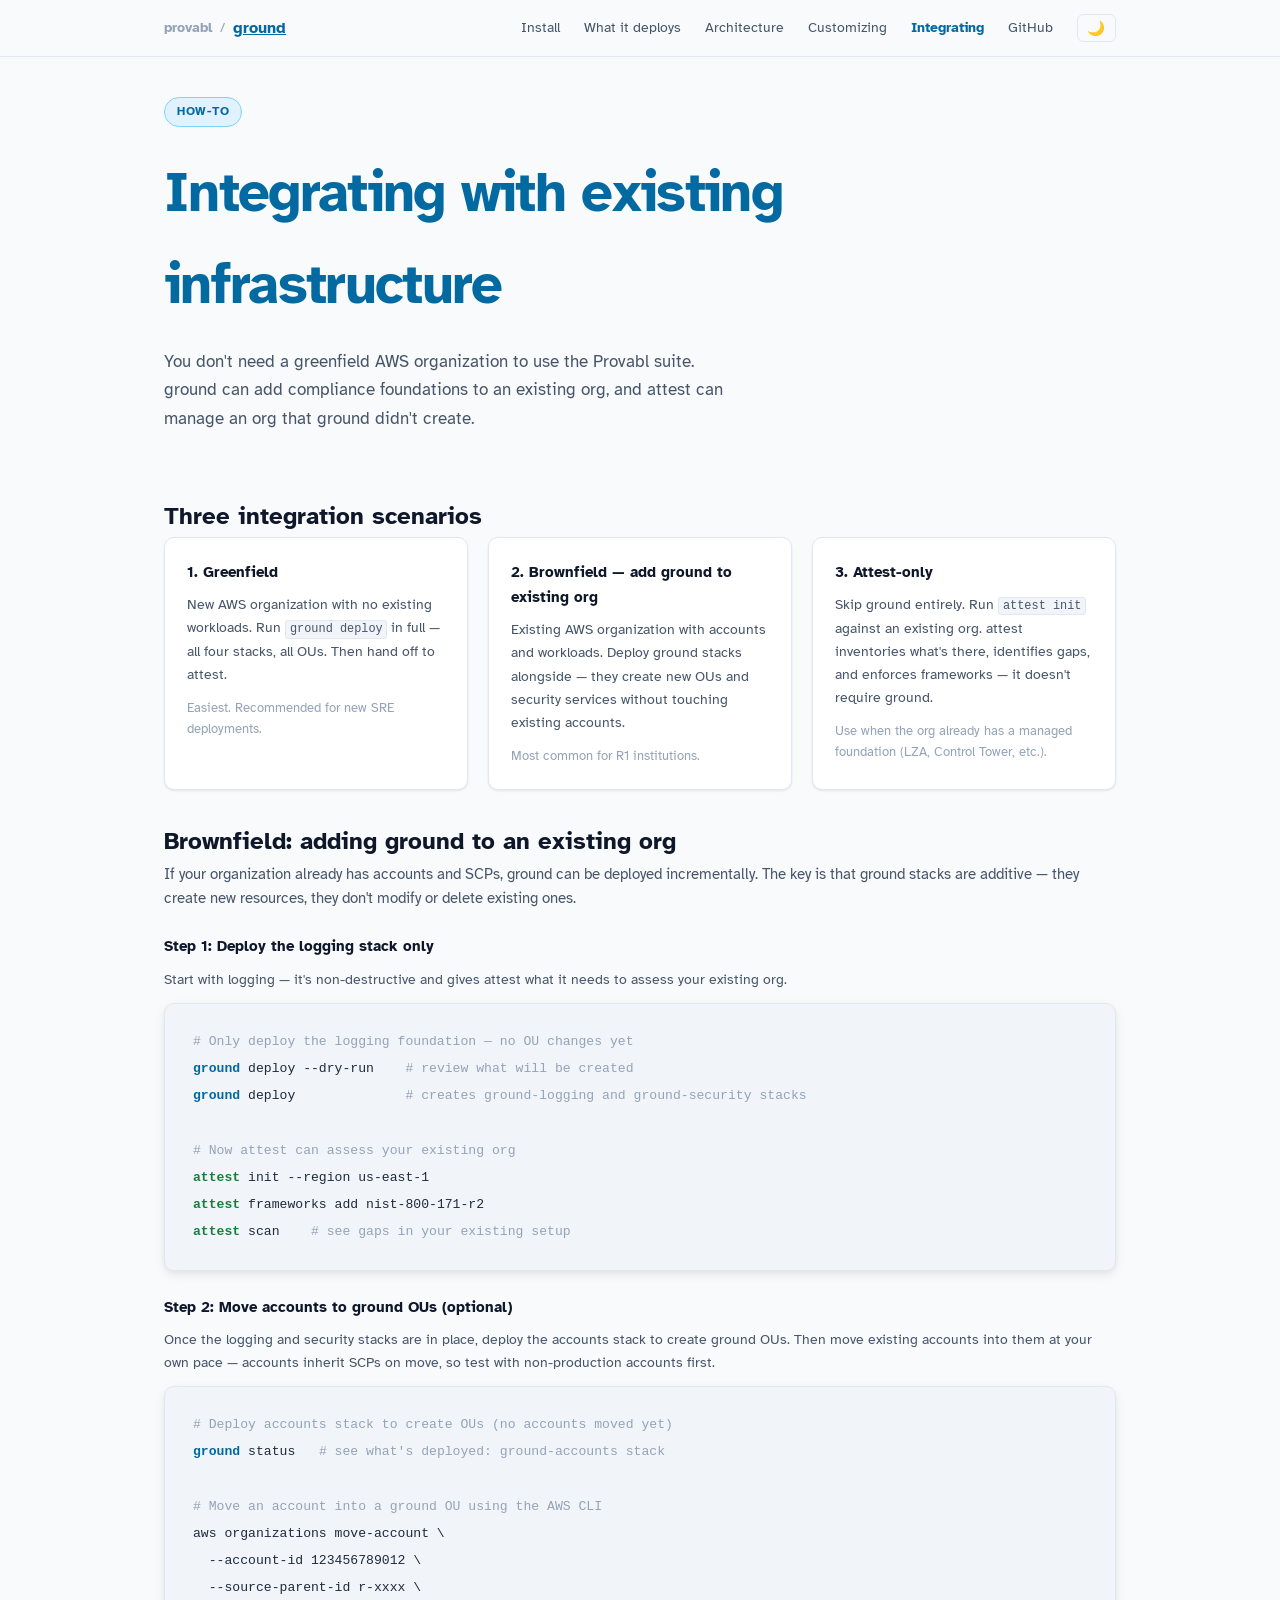
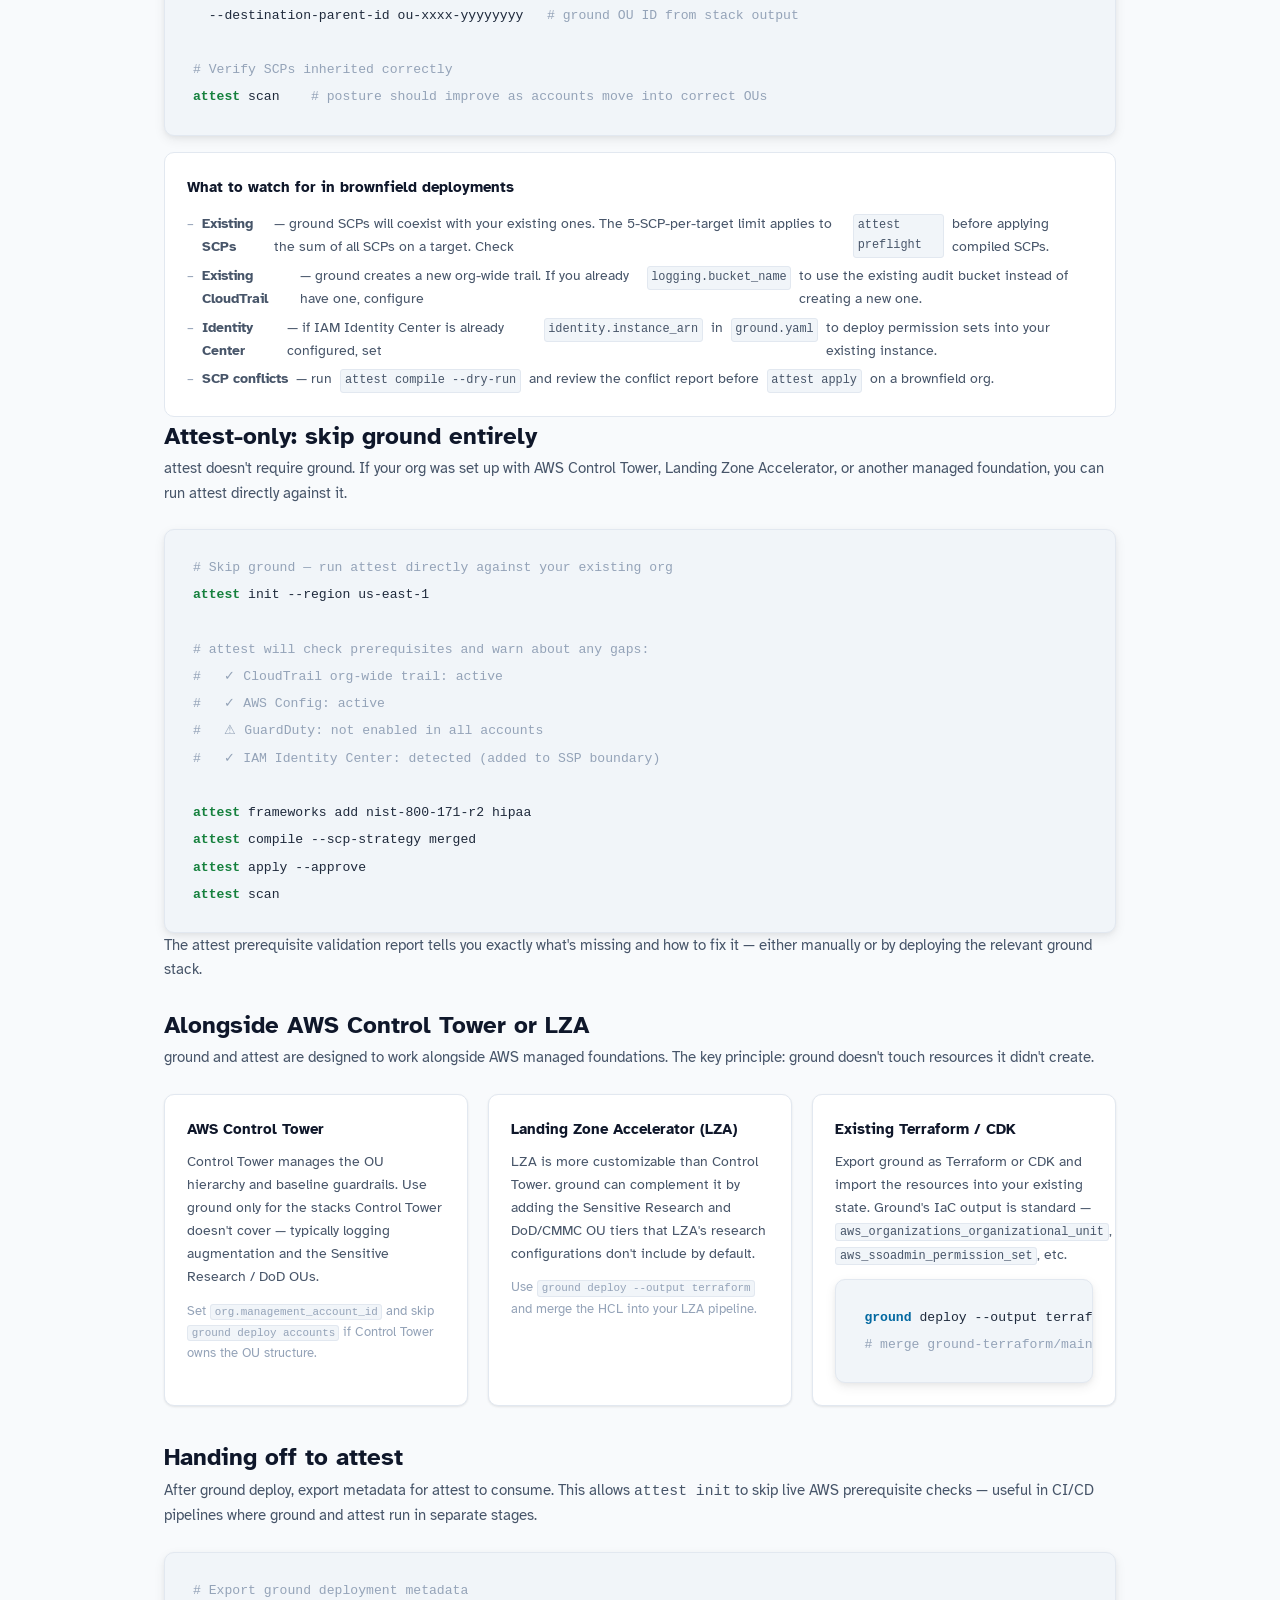
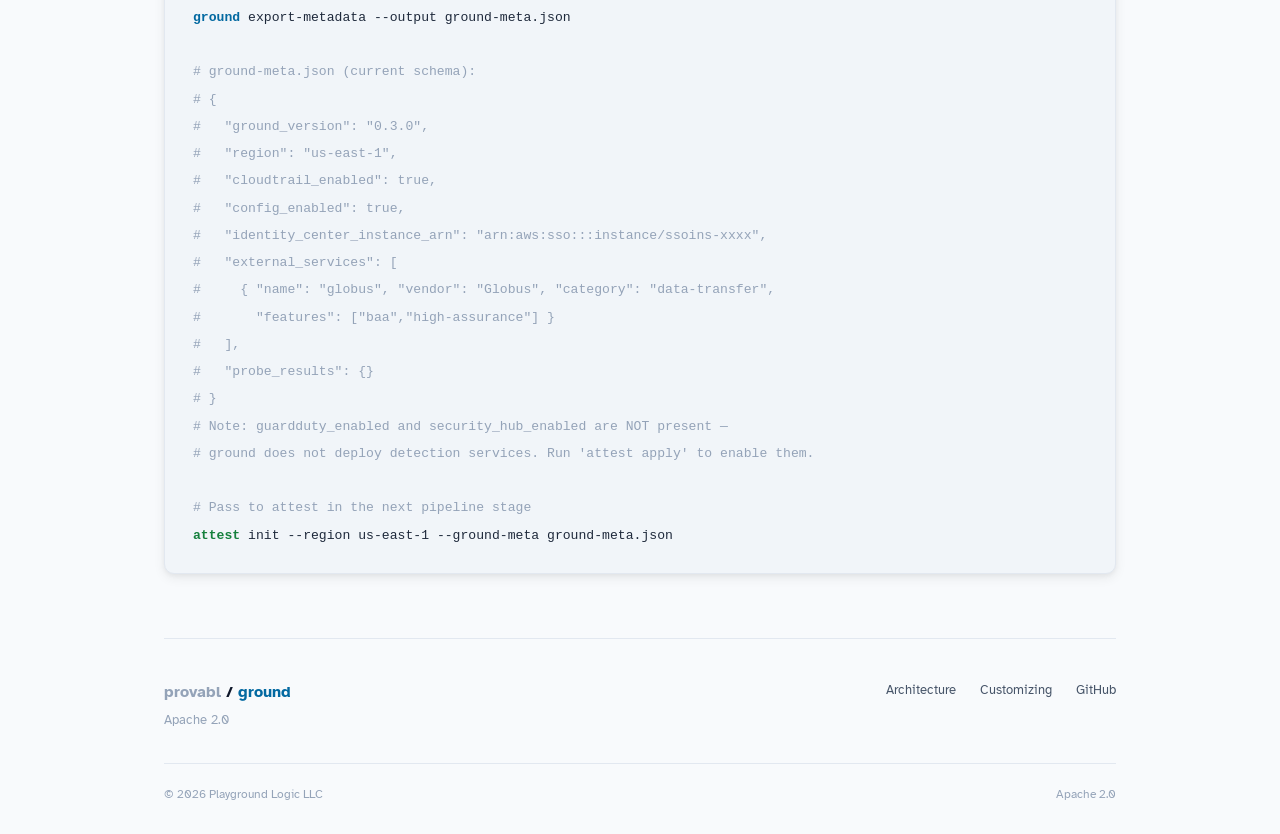
<file: docs/integrating.html>
<!DOCTYPE html>
<html lang="en">
<head>
  <meta charset="UTF-8">
  <meta name="viewport" content="width=device-width, initial-scale=1.0">
  <title>Integrating ground with existing infrastructure</title>
  <meta name="description" content="How to use ground alongside an existing AWS organization — brownfield deployment, partial stacks, and attest-only mode.">
  <meta name="theme-color" content="#f8fafc">
  <script>(function(){var t=localStorage.getItem('theme')||'light';document.documentElement.setAttribute('data-theme',t);}());</script>
  <link rel="preconnect" href="https://fonts.googleapis.com">
  <link rel="preconnect" href="https://fonts.gstatic.com" crossorigin>
  <link rel="stylesheet" href="https://fonts.googleapis.com/css2?family=Atkinson+Hyperlegible:ital,wght@0,400;0,700;1,400;1,700&display=swap">
  <link rel="stylesheet" href="style.css">
  <link rel="icon" type="image/svg+xml" href="favicon.svg">
</head>
<body>
  <a href="#main-content" class="skip-link">Skip to main content</a>
  <nav class="nav" role="navigation" aria-label="Main navigation">
    <div class="nav-container">
      <div class="nav-brand-group">
        <a href="https://provabl.dev" class="nav-suite">provabl</a>
        <span class="nav-sep" aria-hidden="true">/</span>
        <a href="index.html" class="nav-product product-blue">ground</a>
      </div>
      <div class="nav-links" id="nav-links">
        <a href="index.html#install">Install</a>
        <a href="index.html#what-it-deploys">What it deploys</a>
        <a href="architecture.html">Architecture</a>
        <a href="customizing.html">Customizing</a>
        <a href="integrating.html" style="color:var(--accent);font-weight:700;">Integrating</a>
        <a href="https://github.com/provabl/ground" target="_blank" rel="noopener noreferrer">GitHub</a>
        <button class="btn-theme" id="theme-toggle" aria-label="Toggle color theme"><span id="theme-icon">🌙</span></button>
      </div>
    </div>
  </nav>

  <main id="main-content">
    <div class="container">
      <header class="hero" style="padding:2.5rem 0 2rem;">
        <div class="hero-eyebrow product-blue-tag">How-to</div>
        <h1 class="product-blue">Integrating with existing infrastructure</h1>
        <p class="hero-sub">You don't need a greenfield AWS organization to use the Provabl suite. ground can add compliance foundations to an existing org, and attest can manage an org that ground didn't create.</p>
      </header>

      <!-- Scenarios -->
      <section id="scenarios" class="section" aria-labelledby="scen-heading">
        <h2 id="scen-heading">Three integration scenarios</h2>
        <div class="deploys-grid">
          <div class="deploy-card">
            <h3>1. Greenfield</h3>
            <p>New AWS organization with no existing workloads. Run <code>ground deploy</code> in full — all four stacks, all OUs. Then hand off to attest.</p>
            <p style="margin-top:0.75rem;font-size:0.8rem;color:var(--text-muted);">Easiest. Recommended for new SRE deployments.</p>
          </div>
          <div class="deploy-card">
            <h3>2. Brownfield — add ground to existing org</h3>
            <p>Existing AWS organization with accounts and workloads. Deploy ground stacks alongside — they create new OUs and security services without touching existing accounts.</p>
            <p style="margin-top:0.75rem;font-size:0.8rem;color:var(--text-muted);">Most common for R1 institutions.</p>
          </div>
          <div class="deploy-card">
            <h3>3. Attest-only</h3>
            <p>Skip ground entirely. Run <code>attest init</code> against an existing org. attest inventories what's there, identifies gaps, and enforces frameworks — it doesn't require ground.</p>
            <p style="margin-top:0.75rem;font-size:0.8rem;color:var(--text-muted);">Use when the org already has a managed foundation (LZA, Control Tower, etc.).</p>
          </div>
        </div>
      </section>

      <!-- Brownfield -->
      <section id="brownfield" class="section" aria-labelledby="bf-heading">
        <h2 id="bf-heading">Brownfield: adding ground to an existing org</h2>
        <p class="section-intro">If your organization already has accounts and SCPs, ground can be deployed incrementally. The key is that ground stacks are additive — they create new resources, they don't modify or delete existing ones.</p>

        <h3 style="font-size:.95rem;font-weight:700;margin:1.5rem 0 .5rem;">Step 1: Deploy the logging stack only</h3>
        <p style="font-size:.875rem;color:var(--text-secondary);margin-bottom:.75rem;">Start with logging — it's non-destructive and gives attest what it needs to assess your existing org.</p>
        <div class="code-block">
          <pre><code><span class="cm"># Only deploy the logging foundation — no OU changes yet</span>
<span class="ground">ground</span> deploy --dry-run    <span class="cm"># review what will be created</span>
<span class="ground">ground</span> deploy              <span class="cm"># creates ground-logging and ground-security stacks</span>

<span class="cm"># Now attest can assess your existing org</span>
<span class="attest">attest</span> init --region us-east-1
<span class="attest">attest</span> frameworks add nist-800-171-r2
<span class="attest">attest</span> scan    <span class="cm"># see gaps in your existing setup</span></code></pre>
        </div>

        <h3 style="font-size:.95rem;font-weight:700;margin:1.5rem 0 .5rem;">Step 2: Move accounts to ground OUs (optional)</h3>
        <p style="font-size:.875rem;color:var(--text-secondary);margin-bottom:.75rem;">Once the logging and security stacks are in place, deploy the accounts stack to create ground OUs. Then move existing accounts into them at your own pace — accounts inherit SCPs on move, so test with non-production accounts first.</p>
        <div class="code-block">
          <pre><code><span class="cm"># Deploy accounts stack to create OUs (no accounts moved yet)</span>
<span class="ground">ground</span> status   <span class="cm"># see what's deployed: ground-accounts stack</span>

<span class="cm"># Move an account into a ground OU using the AWS CLI</span>
aws organizations move-account \
  --account-id 123456789012 \
  --source-parent-id r-xxxx \
  --destination-parent-id ou-xxxx-yyyyyyyy   <span class="cm"># ground OU ID from stack output</span>

<span class="cm"># Verify SCPs inherited correctly</span>
<span class="attest">attest</span> scan    <span class="cm"># posture should improve as accounts move into correct OUs</span></code></pre>
        </div>

        <div class="does-not" style="margin-top:1rem;">
          <h3>What to watch for in brownfield deployments</h3>
          <ul>
            <li><strong>Existing SCPs</strong> — ground SCPs will coexist with your existing ones. The 5-SCP-per-target limit applies to the sum of all SCPs on a target. Check <code>attest preflight</code> before applying compiled SCPs.</li>
            <li><strong>Existing CloudTrail</strong> — ground creates a new org-wide trail. If you already have one, configure <code>logging.bucket_name</code> to use the existing audit bucket instead of creating a new one.</li>
            <li><strong>Identity Center</strong> — if IAM Identity Center is already configured, set <code>identity.instance_arn</code> in <code>ground.yaml</code> to deploy permission sets into your existing instance.</li>
            <li><strong>SCP conflicts</strong> — run <code>attest compile --dry-run</code> and review the conflict report before <code>attest apply</code> on a brownfield org.</li>
          </ul>
        </div>
      </section>

      <!-- Attest-only -->
      <section id="attest-only" class="section" aria-labelledby="ao-heading">
        <h2 id="ao-heading">Attest-only: skip ground entirely</h2>
        <p class="section-intro">attest doesn't require ground. If your org was set up with AWS Control Tower, Landing Zone Accelerator, or another managed foundation, you can run attest directly against it.</p>

        <div class="code-block">
          <pre><code><span class="cm"># Skip ground — run attest directly against your existing org</span>
<span class="attest">attest</span> init --region us-east-1

<span class="cm"># attest will check prerequisites and warn about any gaps:</span>
<span class="cm">#   ✓ CloudTrail org-wide trail: active</span>
<span class="cm">#   ✓ AWS Config: active</span>
<span class="cm">#   ⚠ GuardDuty: not enabled in all accounts</span>
<span class="cm">#   ✓ IAM Identity Center: detected (added to SSP boundary)</span>

<span class="attest">attest</span> frameworks add nist-800-171-r2 hipaa
<span class="attest">attest</span> compile --scp-strategy merged
<span class="attest">attest</span> apply --approve
<span class="attest">attest</span> scan</code></pre>
        </div>

        <p class="section-intro">The attest prerequisite validation report tells you exactly what's missing and how to fix it — either manually or by deploying the relevant ground stack.</p>
      </section>

      <!-- LZA / Control Tower -->
      <section id="existing-frameworks" class="section" aria-labelledby="lza-heading">
        <h2 id="lza-heading">Alongside AWS Control Tower or LZA</h2>
        <p class="section-intro">ground and attest are designed to work alongside AWS managed foundations. The key principle: ground doesn't touch resources it didn't create.</p>

        <div class="deploys-grid">
          <div class="deploy-card">
            <h3>AWS Control Tower</h3>
            <p>Control Tower manages the OU hierarchy and baseline guardrails. Use ground only for the stacks Control Tower doesn't cover — typically logging augmentation and the Sensitive Research / DoD OUs.</p>
            <p style="margin-top:0.75rem;font-size:0.8rem;color:var(--text-muted);">Set <code>org.management_account_id</code> and skip <code>ground deploy accounts</code> if Control Tower owns the OU structure.</p>
          </div>
          <div class="deploy-card">
            <h3>Landing Zone Accelerator (LZA)</h3>
            <p>LZA is more customizable than Control Tower. ground can complement it by adding the Sensitive Research and DoD/CMMC OU tiers that LZA's research configurations don't include by default.</p>
            <p style="margin-top:0.75rem;font-size:0.8rem;color:var(--text-muted);">Use <code>ground deploy --output terraform</code> and merge the HCL into your LZA pipeline.</p>
          </div>
          <div class="deploy-card">
            <h3>Existing Terraform / CDK</h3>
            <p>Export ground as Terraform or CDK and import the resources into your existing state. Ground's IaC output is standard — <code>aws_organizations_organizational_unit</code>, <code>aws_ssoadmin_permission_set</code>, etc.</p>
            <div class="code-block" style="margin-top:0.75rem;">
              <pre><code><span class="ground">ground</span> deploy --output terraform
<span class="cm"># merge ground-terraform/main.tf into your IaC</span></code></pre>
            </div>
          </div>
        </div>
      </section>

      <!-- ground export-metadata -->
      <section id="metadata" class="section" aria-labelledby="meta-heading">
        <h2 id="meta-heading">Handing off to attest</h2>
        <p class="section-intro">After ground deploy, export metadata for attest to consume. This allows <code>attest init</code> to skip live AWS prerequisite checks — useful in CI/CD pipelines where ground and attest run in separate stages.</p>

        <div class="code-block">
          <pre><code><span class="cm"># Export ground deployment metadata</span>
<span class="ground">ground</span> export-metadata --output ground-meta.json

<span class="cm"># ground-meta.json (current schema):</span>
<span class="cm"># {</span>
<span class="cm">#   "ground_version": "0.3.0",</span>
<span class="cm">#   "region": "us-east-1",</span>
<span class="cm">#   "cloudtrail_enabled": true,</span>
<span class="cm">#   "config_enabled": true,</span>
<span class="cm">#   "identity_center_instance_arn": "arn:aws:sso:::instance/ssoins-xxxx",</span>
<span class="cm">#   "external_services": [</span>
<span class="cm">#     { "name": "globus", "vendor": "Globus", "category": "data-transfer",</span>
<span class="cm">#       "features": ["baa","high-assurance"] }</span>
<span class="cm">#   ],</span>
<span class="cm">#   "probe_results": {}</span>
<span class="cm"># }</span>
<span class="cm"># Note: guardduty_enabled and security_hub_enabled are NOT present —</span>
<span class="cm"># ground does not deploy detection services. Run 'attest apply' to enable them.</span>

<span class="cm"># Pass to attest in the next pipeline stage</span>
<span class="attest">attest</span> init --region us-east-1 --ground-meta ground-meta.json</code></pre>
        </div>
      </section>

    </div>
  </main>

  <div class="container">
    <footer role="contentinfo">
      <div class="footer-inner">
        <div>
          <div class="footer-suite"><a href="https://provabl.dev">provabl</a> / <span class="product-blue">ground</span></div>
          <p class="footer-sub">Apache 2.0</p>
        </div>
        <nav class="footer-links" aria-label="Suite links">
          <a href="architecture.html">Architecture</a>
          <a href="customizing.html">Customizing</a>
          <a href="https://github.com/provabl/ground">GitHub</a>
        </nav>
      </div>
      <div class="footer-bottom">
        <span>© 2026 Playground Logic LLC</span>
        <span>Apache 2.0</span>
      </div>
    </footer>
  </div>
  <script>
  function toggleTheme(){const html=document.documentElement;const next=html.getAttribute('data-theme')==='dark'?'light':'dark';html.setAttribute('data-theme',next);localStorage.setItem('theme',next);document.getElementById('theme-icon').textContent=next==='dark'?'☀️':'🌙';}
  document.getElementById('theme-toggle').addEventListener('click',toggleTheme);
  (function(){const t=localStorage.getItem('theme')||'light';document.getElementById('theme-icon').textContent=t==='dark'?'☀️':'🌙';})();
  const burger=document.querySelector('.hamburger'),links=document.getElementById('nav-links');
  if(burger&&links){burger.addEventListener('click',()=>{const o=links.classList.toggle('open');burger.setAttribute('aria-expanded',o);});}
  </script>
</body>
</html>
</file>
<file: docs/style.css>
/* ground.provabl.dev */

:root {
    --bg: #f8fafc;
    --bg-card: #ffffff;
    --bg-card-hover: #f1f5f9;
    --bg-code: #f1f5f9;
    --text-primary: #0f172a;
    --text-secondary: #475569;
    --text-muted: #94a3b8;
    --text-code: #1e293b;
    --accent: #0369a1;
    --accent-soft: #e0f2fe;
    --accent-mid: #7dd3fc;
    --border: #e2e8f0;
    --border-strong: #cbd5e1;
    --shadow-sm: 0 1px 3px rgba(0,0,0,0.06), 0 1px 2px rgba(0,0,0,0.04);
    --shadow-md: 0 4px 12px rgba(0,0,0,0.07), 0 2px 4px rgba(0,0,0,0.04);
    --shadow-lg: 0 8px 24px rgba(0,0,0,0.08), 0 4px 8px rgba(0,0,0,0.04);
    --nav-bg: rgba(248, 250, 252, 0.92);
}

[data-theme="dark"] {
    --bg: #0c1017;
    --bg-card: #141c28;
    --bg-card-hover: #1a2535;
    --bg-code: #0f1923;
    --text-primary: #e2e8f0;
    --text-secondary: #94a3b8;
    --text-muted: #64748b;
    --text-code: #cbd5e1;
    --accent: #38bdf8;
    --accent-soft: rgba(56, 189, 248, 0.1);
    --accent-mid: #0369a1;
    --border: rgba(255, 255, 255, 0.08);
    --border-strong: rgba(255, 255, 255, 0.14);
    --shadow-sm: 0 1px 3px rgba(0,0,0,0.3);
    --shadow-md: 0 4px 12px rgba(0,0,0,0.4);
    --shadow-lg: 0 8px 24px rgba(0,0,0,0.5);
    --nav-bg: rgba(12, 16, 23, 0.92);
}

.theme-transitioning, .theme-transitioning *, .theme-transitioning *::before, .theme-transitioning *::after {
    transition: background-color 0.2s ease, color 0.2s ease, border-color 0.2s ease, box-shadow 0.2s ease !important;
}

*, *::before, *::after { box-sizing: border-box; margin: 0; padding: 0; }
html { scroll-behavior: smooth; }

body {
    background: var(--bg); color: var(--text-primary);
    font-family: 'Atkinson Hyperlegible', -apple-system, BlinkMacSystemFont, 'Segoe UI', system-ui, sans-serif;
    font-size: 1rem; line-height: 1.65; min-height: 100vh;
    -webkit-font-smoothing: antialiased;
}

.sr-only { position: absolute; width: 1px; height: 1px; padding: 0; margin: -1px; overflow: hidden; clip: rect(0,0,0,0); white-space: nowrap; border: 0; }
.skip-link { position: absolute; left: -9999px; top: auto; width: 1px; height: 1px; overflow: hidden; z-index: 10000; padding: 0.75rem 1.25rem; background: var(--accent); color: #fff; font-weight: 700; text-decoration: none; border-radius: 0 0 6px 0; }
.skip-link:focus { position: fixed; left: 0; top: 0; width: auto; height: auto; }

/* Nav */
.nav { position: sticky; top: 0; z-index: 100; background: var(--nav-bg); backdrop-filter: blur(10px); border-bottom: 1px solid var(--border); }
.nav-container { max-width: 1000px; margin: 0 auto; padding: 0 1.5rem; display: flex; align-items: center; justify-content: space-between; height: 56px; }
.nav-brand-group { display: flex; align-items: center; gap: 0.5rem; }
.nav-suite { color: var(--text-muted); text-decoration: none; font-size: 0.9rem; font-weight: 600; transition: color 0.15s; }
.nav-suite:hover { color: var(--text-secondary); }
.nav-sep { color: var(--text-muted); font-size: 0.9rem; }
.nav-product { font-size: 1rem; font-weight: 800; }
.product-blue { color: var(--accent); }
.nav-links { display: flex; align-items: center; gap: 1.5rem; }
.nav-links a { color: var(--text-secondary); text-decoration: none; font-size: 0.88rem; font-weight: 500; transition: color 0.15s; }
.nav-links a:hover { color: var(--text-primary); }
.btn-theme { background: none; border: 1px solid var(--border); border-radius: 6px; padding: 0.3rem 0.6rem; cursor: pointer; color: var(--text-secondary); font-size: 0.9rem; transition: all 0.15s; }
.btn-theme:hover { border-color: var(--border-strong); color: var(--text-primary); }
.hamburger { display: none; flex-direction: column; gap: 5px; background: none; border: none; cursor: pointer; padding: 4px; }
.hamburger span { display: block; width: 22px; height: 2px; background: var(--text-primary); border-radius: 2px; transition: all 0.2s; }

/* Layout */
.container { max-width: 1000px; margin: 0 auto; padding: 0 1.5rem; }

/* Hero */
.hero { padding: 4rem 0 3.5rem; }
.hero-eyebrow { display: inline-block; padding: 0.25rem 0.75rem; background: var(--accent-soft); border: 1px solid var(--accent-mid); border-radius: 100px; font-size: 0.75rem; font-weight: 700; color: var(--accent); letter-spacing: 0.06em; text-transform: uppercase; margin-bottom: 1.25rem; }
[data-theme="dark"] .hero-eyebrow { border-color: rgba(56, 189, 248, 0.25); }
.product-blue-tag { background: var(--accent-soft); border-color: var(--accent-mid); color: var(--accent); }
.hero h1 { font-size: clamp(2.25rem, 5vw, 3.5rem); font-weight: 800; letter-spacing: -0.03em; margin-bottom: 1rem; }
.hero-sub { font-size: 1.05rem; color: var(--text-secondary); max-width: 580px; margin-bottom: 2rem; line-height: 1.7; }
.hero-sub code { font-family: 'SF Mono', 'Fira Code', ui-monospace, monospace; font-size: 0.88em; background: var(--bg-code); padding: 0.1em 0.35em; border-radius: 3px; border: 1px solid var(--border); }
.hero-buttons { display: flex; gap: 0.875rem; flex-wrap: wrap; }
.btn { display: inline-flex; align-items: center; gap: 0.4rem; padding: 0.65rem 1.35rem; border-radius: 7px; font-size: 0.92rem; font-weight: 600; text-decoration: none; transition: all 0.15s; border: none; cursor: pointer; font-family: inherit; box-shadow: var(--shadow-sm); }
.btn-blue { background: var(--accent); color: #fff; }
.btn-blue:hover { filter: brightness(1.1); box-shadow: var(--shadow-md); transform: translateY(-1px); }
.btn-secondary { background: var(--bg-card); border: 1px solid var(--border-strong); color: var(--text-secondary); }
.btn-secondary:hover { border-color: var(--accent); color: var(--accent); box-shadow: var(--shadow-md); transform: translateY(-1px); }

/* What it deploys */
.deploys-section { padding: 3.5rem 0; border-top: 1px solid var(--border); }
.deploys-section h2 { font-size: 1.5rem; font-weight: 800; letter-spacing: -0.02em; margin-bottom: 1.75rem; }
.deploys-grid { display: grid; grid-template-columns: repeat(auto-fit, minmax(270px, 1fr)); gap: 1.25rem; margin-bottom: 2rem; }
.deploy-card { background: var(--bg-card); border: 1px solid var(--border); border-radius: 10px; padding: 1.4rem; box-shadow: var(--shadow-sm); }
.deploy-card h3 { font-size: 0.95rem; font-weight: 700; margin-bottom: 0.5rem; }
.deploy-card p { font-size: 0.875rem; color: var(--text-secondary); line-height: 1.65; }
.deploy-card code { font-family: 'SF Mono', 'Fira Code', ui-monospace, monospace; font-size: 0.85em; background: var(--bg-code); padding: 0.1em 0.3em; border-radius: 3px; border: 1px solid var(--border); }
.does-not { background: var(--bg-card); border: 1px solid var(--border); border-radius: 10px; padding: 1.4rem; }
.does-not h3 { font-size: 0.95rem; font-weight: 700; margin-bottom: 0.75rem; }
.does-not ul { list-style: none; display: flex; flex-direction: column; gap: 0.35rem; }
.does-not li { font-size: 0.875rem; color: var(--text-secondary); display: flex; align-items: baseline; gap: 0.5rem; }
.does-not li::before { content: '–'; color: var(--text-muted); flex-shrink: 0; }
.does-not code { font-family: 'SF Mono', 'Fira Code', ui-monospace, monospace; font-size: 0.85em; background: var(--bg-code); padding: 0.1em 0.3em; border-radius: 3px; border: 1px solid var(--border); }

/* Install / Workflow */
.install-section, .workflow-section { padding: 3.5rem 0; border-top: 1px solid var(--border); }
.install-section h2, .workflow-section h2 { font-size: 1.5rem; font-weight: 800; letter-spacing: -0.02em; margin-bottom: 0.75rem; }
.section-intro { color: var(--text-secondary); font-size: 0.92rem; margin-bottom: 1.5rem; }

.code-block { background: var(--bg-code); border: 1px solid var(--border); border-radius: 10px; overflow: hidden; box-shadow: var(--shadow-md); }
.code-titlebar { background: var(--bg-card); border-bottom: 1px solid var(--border); padding: 0.5rem 1rem; display: flex; align-items: center; gap: 0.4rem; }
.dot { width: 10px; height: 10px; border-radius: 50%; flex-shrink: 0; }
.dot-r { background: #f87171; } .dot-y { background: #fbbf24; } .dot-g { background: #4ade80; }
.code-label { margin-left: auto; margin-right: auto; font-size: 0.72rem; color: var(--text-muted); font-family: 'SF Mono', ui-monospace, monospace; }
.code-block pre { padding: 1.5rem 1.75rem; overflow-x: auto; }
.code-block code { font-family: 'SF Mono', 'Fira Code', 'Cascadia Code', ui-monospace, monospace; font-size: 0.82rem; line-height: 2; color: var(--text-code); background: none; border: none; padding: 0; }
.code-block .cm { color: var(--text-muted); }
.code-block .ground { color: var(--accent); font-weight: 700; }
.code-block .attest { color: #15803d; font-weight: 700; }
[data-theme="dark"] .code-block .attest { color: #4ade80; }

/* Footer */
footer { border-top: 1px solid var(--border); padding: 2.5rem 0 2rem; margin-top: 4rem; }
.footer-inner { display: flex; flex-wrap: wrap; gap: 2rem; justify-content: space-between; align-items: flex-start; margin-bottom: 2rem; }
.footer-suite { font-size: 1rem; font-weight: 700; }
.footer-suite a { color: var(--text-muted); text-decoration: none; font-weight: 600; }
.footer-suite a:hover { color: var(--text-secondary); }
.footer-sub { font-size: 0.8rem; color: var(--text-muted); margin-top: 0.3rem; }
.footer-links { display: flex; flex-wrap: wrap; gap: 0.5rem 1.5rem; }
.footer-links a { font-size: 0.84rem; color: var(--text-secondary); text-decoration: none; transition: color 0.15s; }
.footer-links a:hover { color: var(--text-primary); }
.footer-bottom { border-top: 1px solid var(--border); padding-top: 1.25rem; display: flex; flex-wrap: wrap; gap: 0.75rem; justify-content: space-between; align-items: center; font-size: 0.78rem; color: var(--text-muted); }
.footer-bottom a { color: var(--text-muted); text-decoration: none; }
.footer-bottom a:hover { color: var(--text-secondary); }

/* Reference tables (customizing.html) */
.ref-table { width: 100%; border-collapse: collapse; font-size: 0.88rem; margin: 0.5rem 0; }
.ref-table th { background: var(--bg-card); border: 1px solid var(--border); padding: 0.5rem 0.75rem; text-align: left; font-weight: 700; color: var(--text-primary); }
.ref-table td { border: 1px solid var(--border); padding: 0.45rem 0.75rem; color: var(--text-secondary); vertical-align: top; }
.ref-table tr:nth-child(even) td { background: var(--bg); }
.ref-table code { font-size: 0.83rem; background: var(--code-bg, #f1f5f9); padding: 0.1em 0.35em; border-radius: 3px; }

@media (max-width: 640px) {
    .nav-links { display: none; flex-direction: column; position: absolute; top: 56px; left: 0; right: 0; background: var(--bg); border-bottom: 1px solid var(--border); padding: 1rem 1.5rem 1.5rem; gap: 1rem; }
    .nav-links.open { display: flex; }
    .hamburger { display: flex; }
    .hero { padding: 2.5rem 0 2rem; }
    .hero-buttons { flex-direction: column; }
    .code-block pre { padding: 1.25rem; }
    .code-block code { font-size: 0.75rem; }
    .ref-table { font-size: 0.8rem; }
    .ref-table th, .ref-table td { padding: 0.35rem 0.5rem; }
}
</file>
